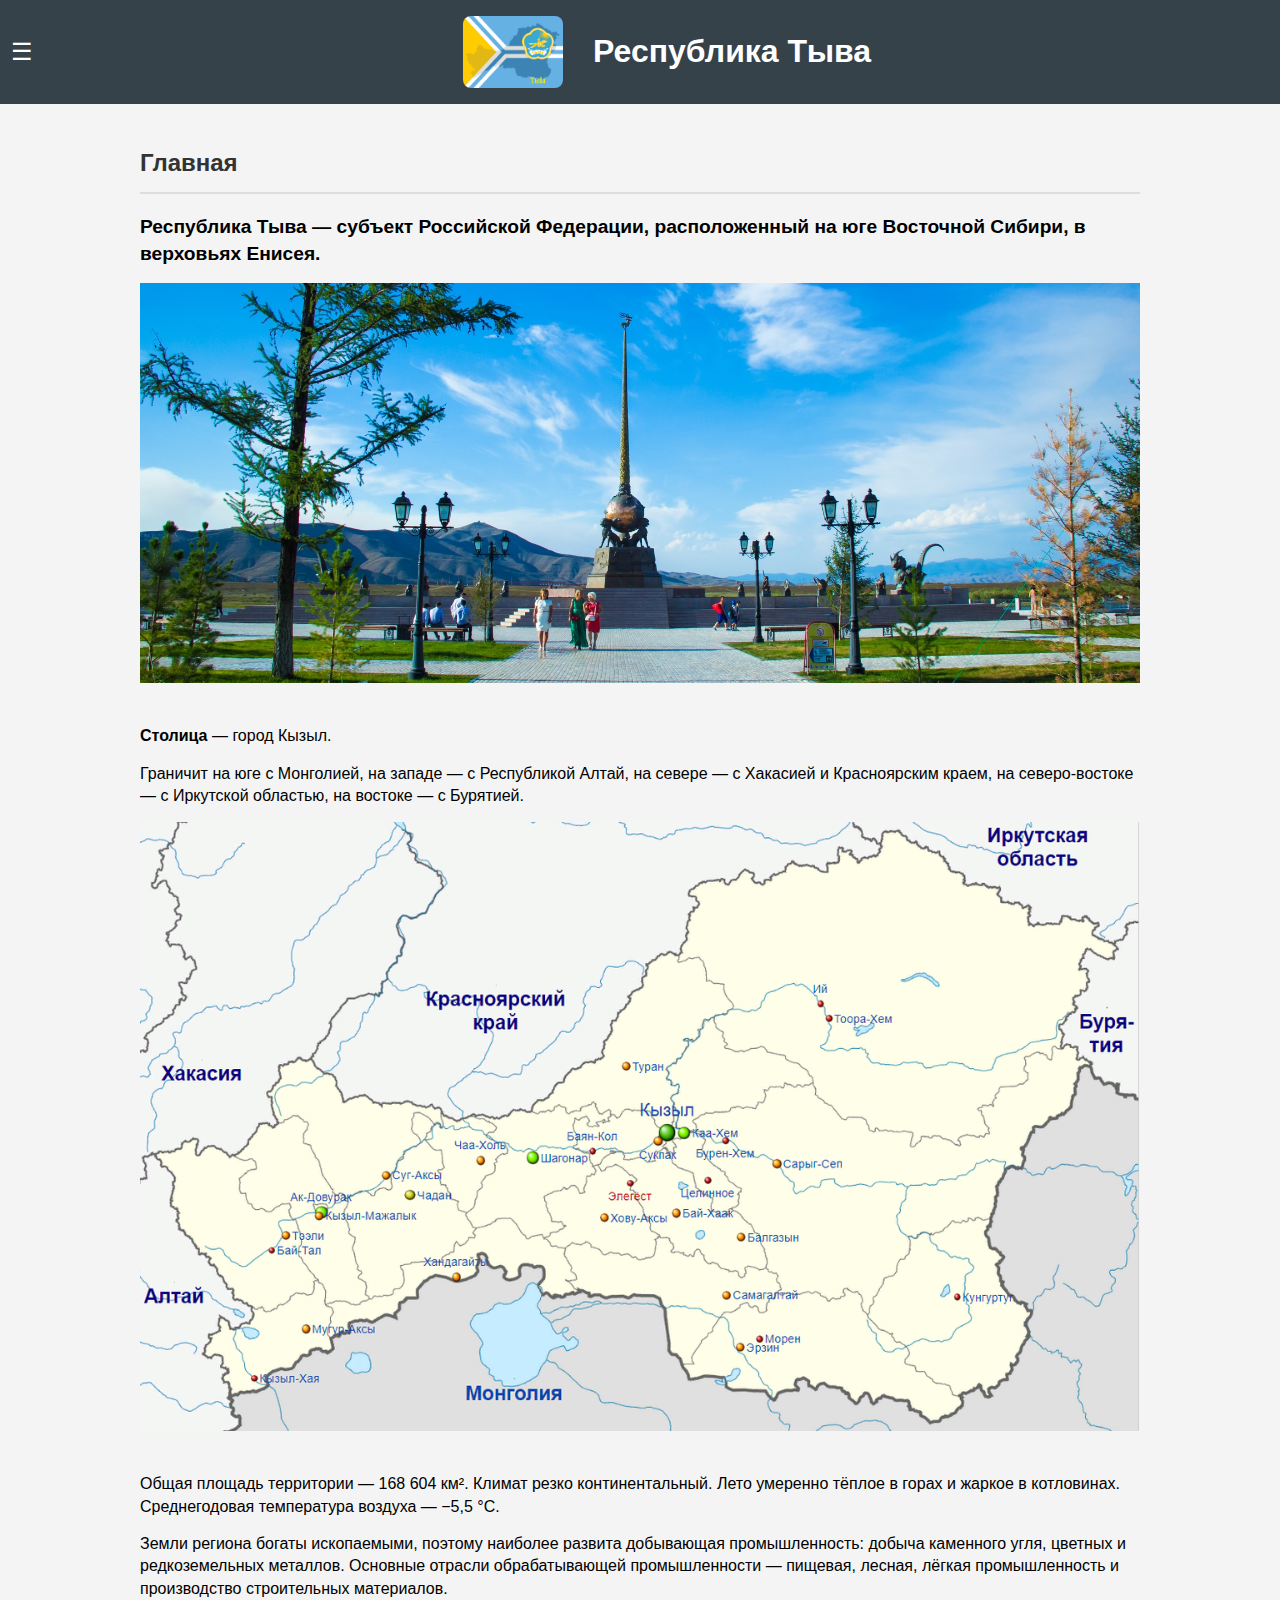
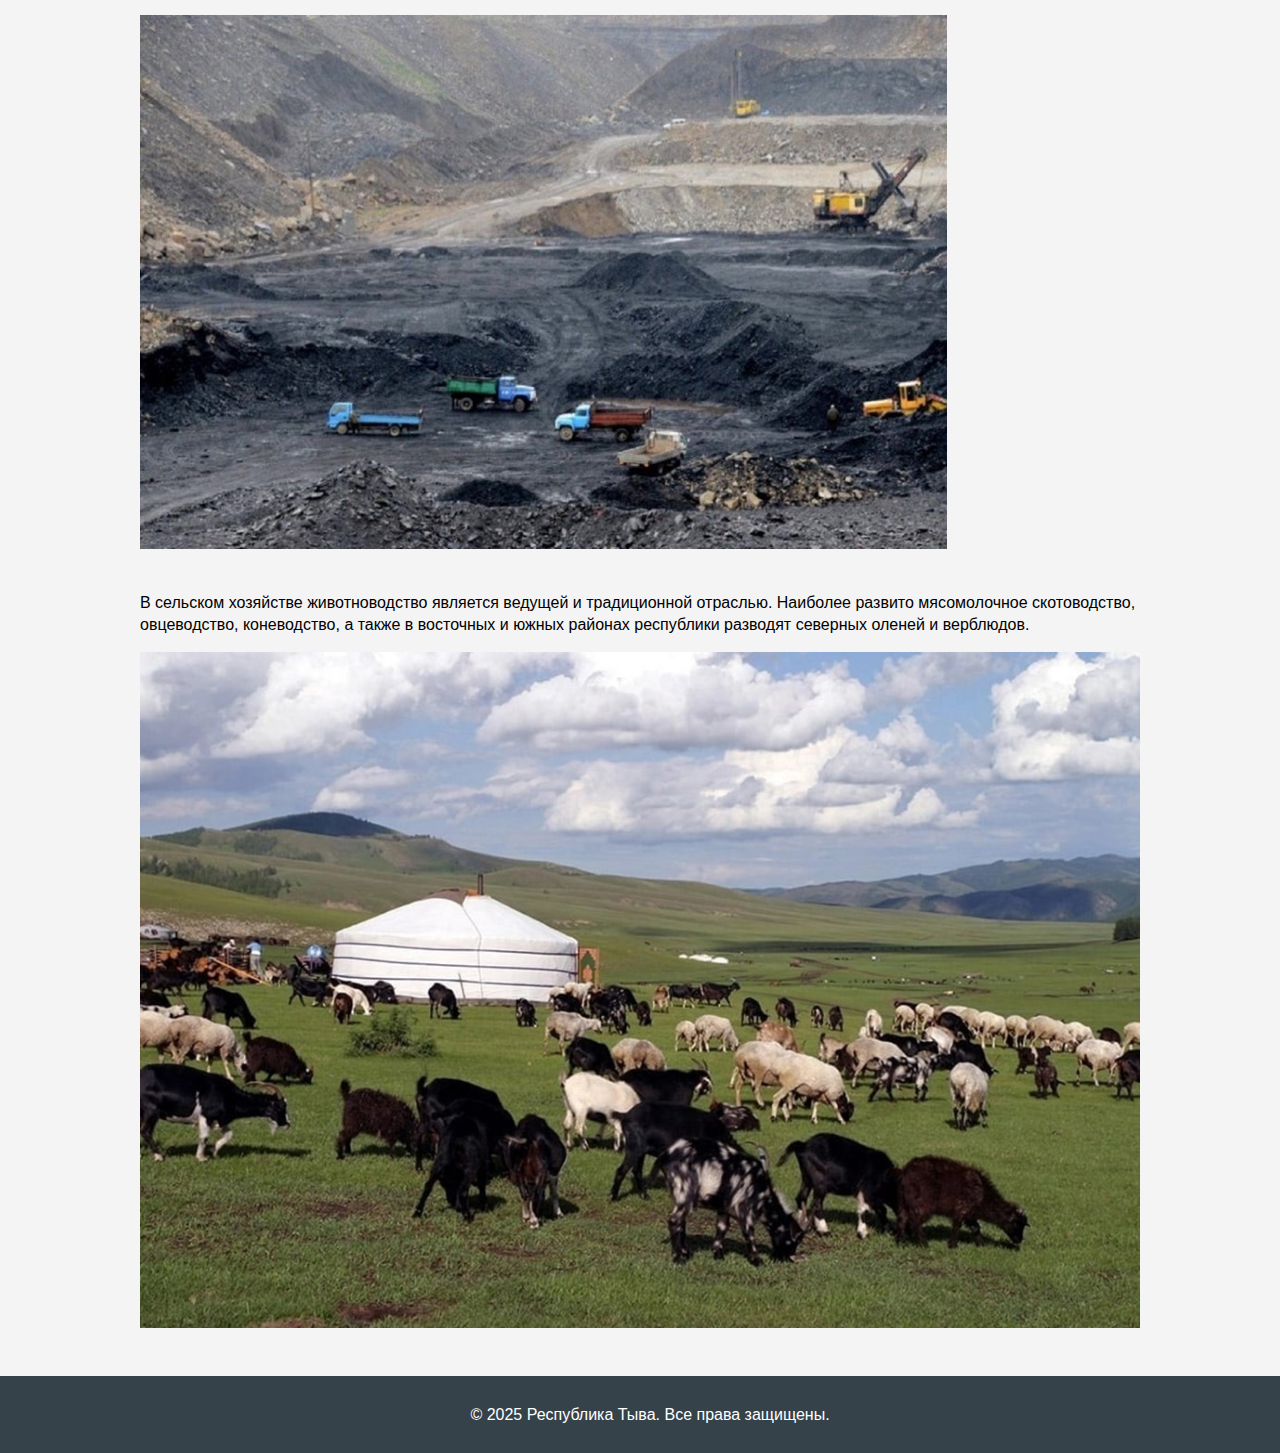
<file: index.html>
<!DOCTYPE html>
<html lang="ru">
<head>
    <meta charset="UTF-8">
    <meta name="viewport" content="width=device-width, initial-scale=1.0">
    <title>Республика Тыва</title>
    <link rel="stylesheet" href="styles.css">
    <style>
        
    </style>
</head>
<body onclick="closeMenu(event)">
    <header>
        <button class="menu-toggle" onclick="toggleMenu(event)">☰</button>
        <div class="logo">
            <img src="images/logo.jpg" alt="Логотип Республика Тыва">
            <h1>Республика Тыва</h1>
        </div>        
    </header>
    
    <nav id="nav">
        <ul>
            <li><a href="index.html" onclick="closeMenu(event)">Главная</a></li>
            <li><a href="history.html" target="_self" onclick="closeMenu(event)">История</a></li>
            <li><a href="culture.html" target="_self" onclick="closeMenu(event)">Культура</a></li>
            <li><a href="symbols.html" target="_self" onclick="closeMenu(event)">Символика, гимн</a></li>
            <li><a href="population.html" target="_self" onclick="closeMenu(event)">Население</a></li>
            <li><a href="administration.html" target="_self" onclick="closeMenu(event)">Административно-территориальное деление</a></li>
            <li><a href="sights.html" target="_self" onclick="closeMenu(event)">Достопримечательности</a></li>
        </ul>
    </nav>

    <main>
        <section id="home">
            <div id="info">
                <div>
                    <h2>Главная</h2>
                    <p class="first"><strong>Республика Тыва — субъект Российской Федерации, расположенный на юге Восточной Сибири, в верховьях Енисея.</strong></p>
                    <img src="images/1.jpg" alt="Республика Тыва" />
                    <p><strong>Столица</strong> — город Кызыл.</p>
                    <p>
                        Граничит на юге с Монголией, на западе — с Республикой Алтай, на севере — с Хакасией и Красноярским краем, на северо-востоке — с Иркутской областью, на востоке — с Бурятией.
                    </p>
                    <img src="images/2.png" alt="Республика Тыва" />
                    <p>
                        Общая площадь территории — 168 604 км². Климат резко континентальный. Лето умеренно тёплое в горах и жаркое в котловинах. Среднегодовая температура воздуха —  −5,5 °C.
                    </p>
                    <p>
                        Земли региона богаты ископаемыми, поэтому наиболее развита добывающая промышленность: добыча каменного угля, цветных и редкоземельных металлов. Основные отрасли обрабатывающей промышленности — пищевая, лесная, лёгкая промышленность и производство строительных материалов.
                    </p>
                    <img src="images/3.jpg" alt="Республика Тыва" />
                    <p>
                        В сельском хозяйстве животноводство является ведущей и традиционной отраслью. Наиболее развито мясомолочное скотоводство, овцеводство, коневодство, а также в восточных и южных районах республики разводят северных оленей и верблюдов.
                    </p>
                    <img src="images/4.jpg" alt="Республика Тыва" />
                </div>
            </div>
        </section>
    </main>

    <footer>
        <p>&copy; 2025 Республика Тыва. Все права защищены.</p>
    </footer>

    <script>
        function toggleMenu(event) {
            event.stopPropagation();
            const nav = document.getElementById('nav');
            nav.classList.toggle('active');
        }

        function closeMenu(event) {
            const nav = document.getElementById('nav');
            if (nav.classList.contains('active')) {
                nav.classList.remove('active');
            }
        }
    </script>
</body>
</html>
</file>
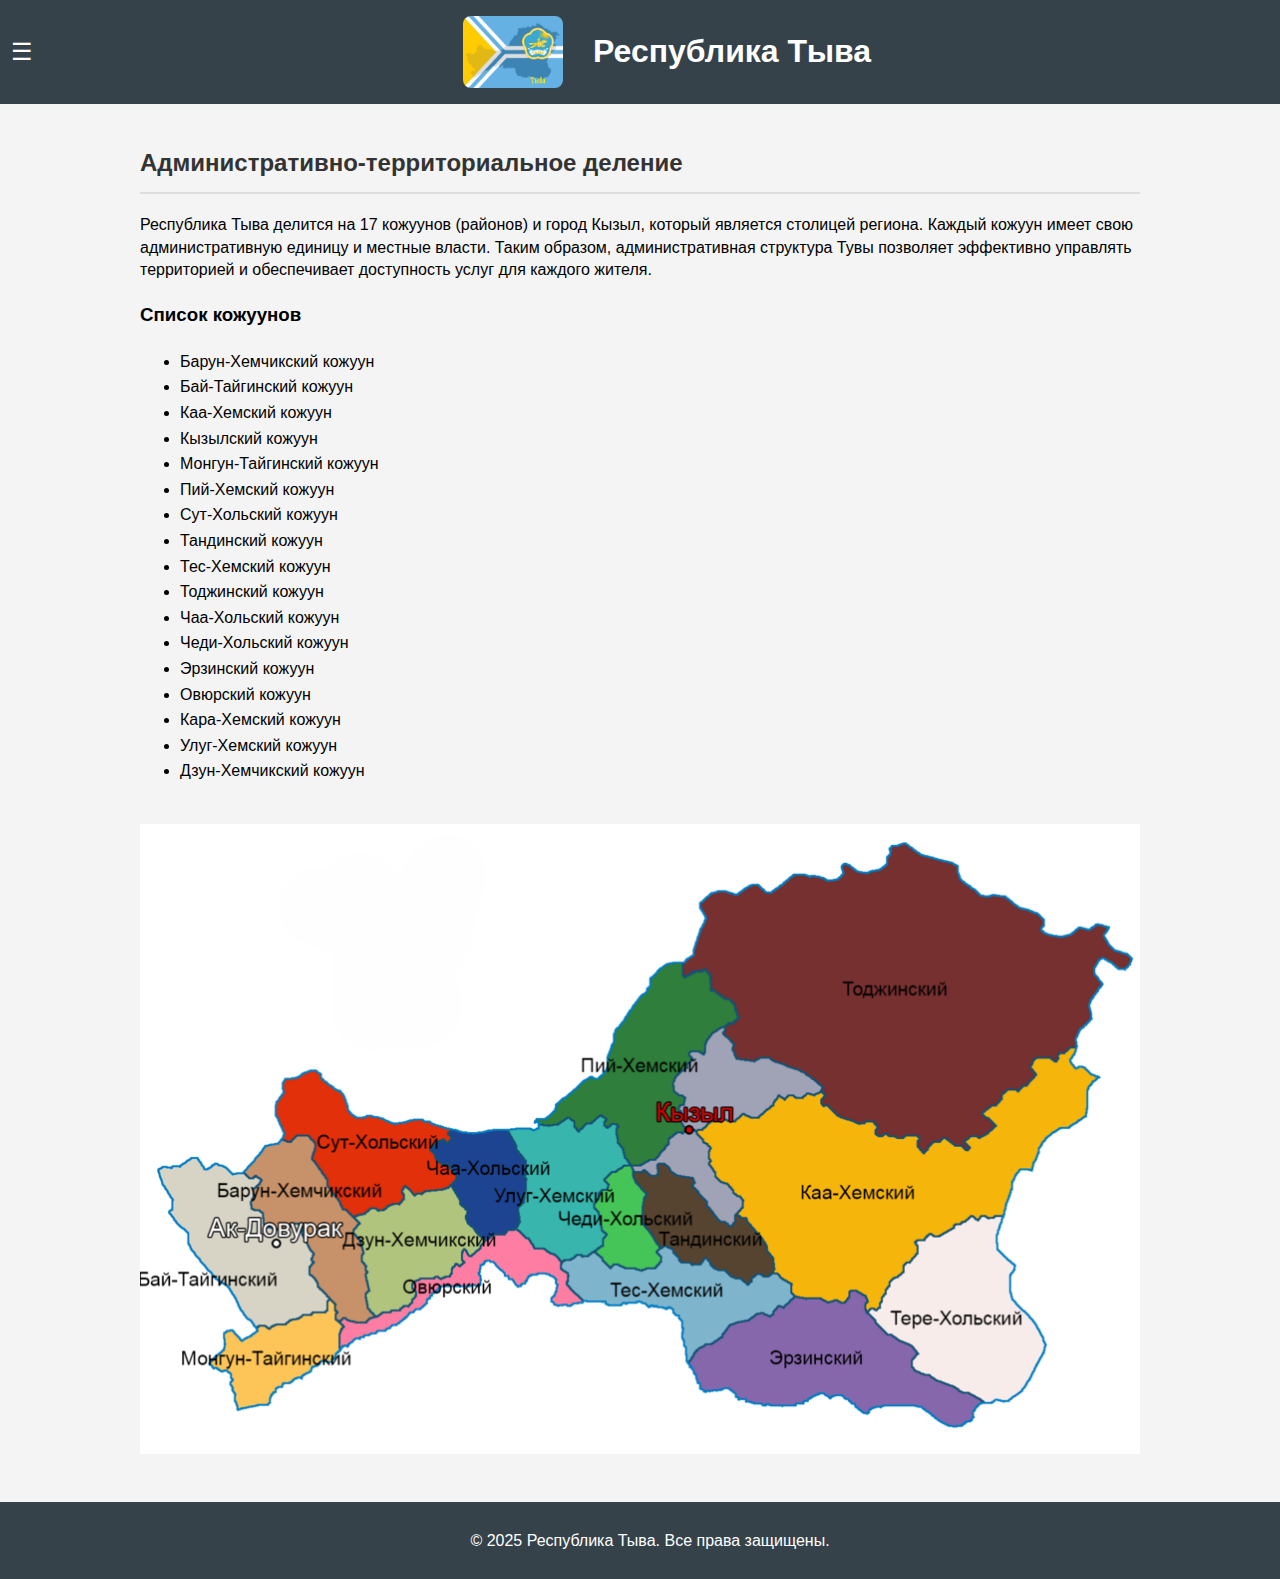
<file: administration.html>
<!DOCTYPE html>
<html lang="ru">
<head>
    <meta charset="UTF-8">
    <meta name="viewport" content="width=device-width, initial-scale=1.0">
    <title>Республика Тыва</title>
    <link rel="stylesheet" href="styles.css">
    <style>
       
    </style>
</head>
<body onclick="closeMenu(event)">
    <header>
        <button class="menu-toggle" onclick="toggleMenu(event)">☰</button>
        <div class="logo">
            <img src="images/logo.jpg" alt="Логотип Республика Тыва">
            <h1>Республика Тыва</h1>
        </div>        
    </header>
    
    <nav id="nav">
        <ul>
            <li><a href="index.html" onclick="closeMenu(event)">Главная</a></li>
            <li><a href="history.html" target="_self" onclick="closeMenu(event)">История</a></li>
            <li><a href="culture.html" target="_self" onclick="closeMenu(event)">Культура</a></li>
            <li><a href="symbols.html" target="_self" onclick="closeMenu(event)">Символика, гимн</a></li>
            <li><a href="population.html" target="_self" onclick="closeMenu(event)">Население</a></li>
            <li><a href="administration.html" target="_self" onclick="closeMenu(event)">Административно-территориальное деление</a></li>
            <li><a href="sights.html" target="_self" onclick="closeMenu(event)">Достопримечательности</a></li>
        </ul>
    </nav>

    <main>
        <section id="home">
            <div id="info">
                <div>
                    <h2>Административно-территориальное деление</h2>
                    <p>Республика Тыва делится на 17 кожуунов (районов) и город Кызыл, который является столицей региона. Каждый кожуун имеет свою административную единицу и местные власти. Таким образом, административная структура Тувы позволяет эффективно управлять территорией и обеспечивает доступность услуг для каждого жителя.</p>

                    <h3>Список кожуунов</h3>
                    <ul>
                        <li>Барун-Хемчикский кожуун</li>
                        <li>Бай-Тайгинский кожуун</li>
                        <li>Каа-Хемский кожуун</li>
                        <li>Кызылский кожуун</li>
                        <li>Монгун-Тайгинский кожуун</li>
                        <li>Пий-Хемский кожуун</li>
                        <li>Сут-Хольский кожуун</li>
                        <li>Тандинский кожуун</li>
                        <li>Тес-Хемский кожуун</li>
                        <li>Тоджинский кожуун</li>
                        <li>Чаа-Хольский кожуун</li>
                        <li>Чеди-Хольский кожуун</li>
                        <li>Эрзинский кожуун</li>
                        <li>Овюрский кожуун</li>
                        <li>Кара-Хемский кожуун</li>
                        <li>Улуг-Хемский кожуун</li>
                        <li>Дзун-Хемчикский кожуун</li>
                    </ul>
                    <div style="margin-bottom: 40px;"></div>
                    <img src="images/12.png" alt="Республика Тыва" />
                </div>
            </div>
        </section>
    </main>

    <footer>
        <p>&copy; 2025 Республика Тыва. Все права защищены.</p>
    </footer>

    <script>
        function toggleMenu(event) {
            event.stopPropagation();
            const nav = document.getElementById('nav');
            nav.classList.toggle('active');
        }

        function closeMenu(event) {
            const nav = document.getElementById('nav');
            if (nav.classList.contains('active')) {
                nav.classList.remove('active');
            }
        }
    </script>
</body>
</html>
</file>
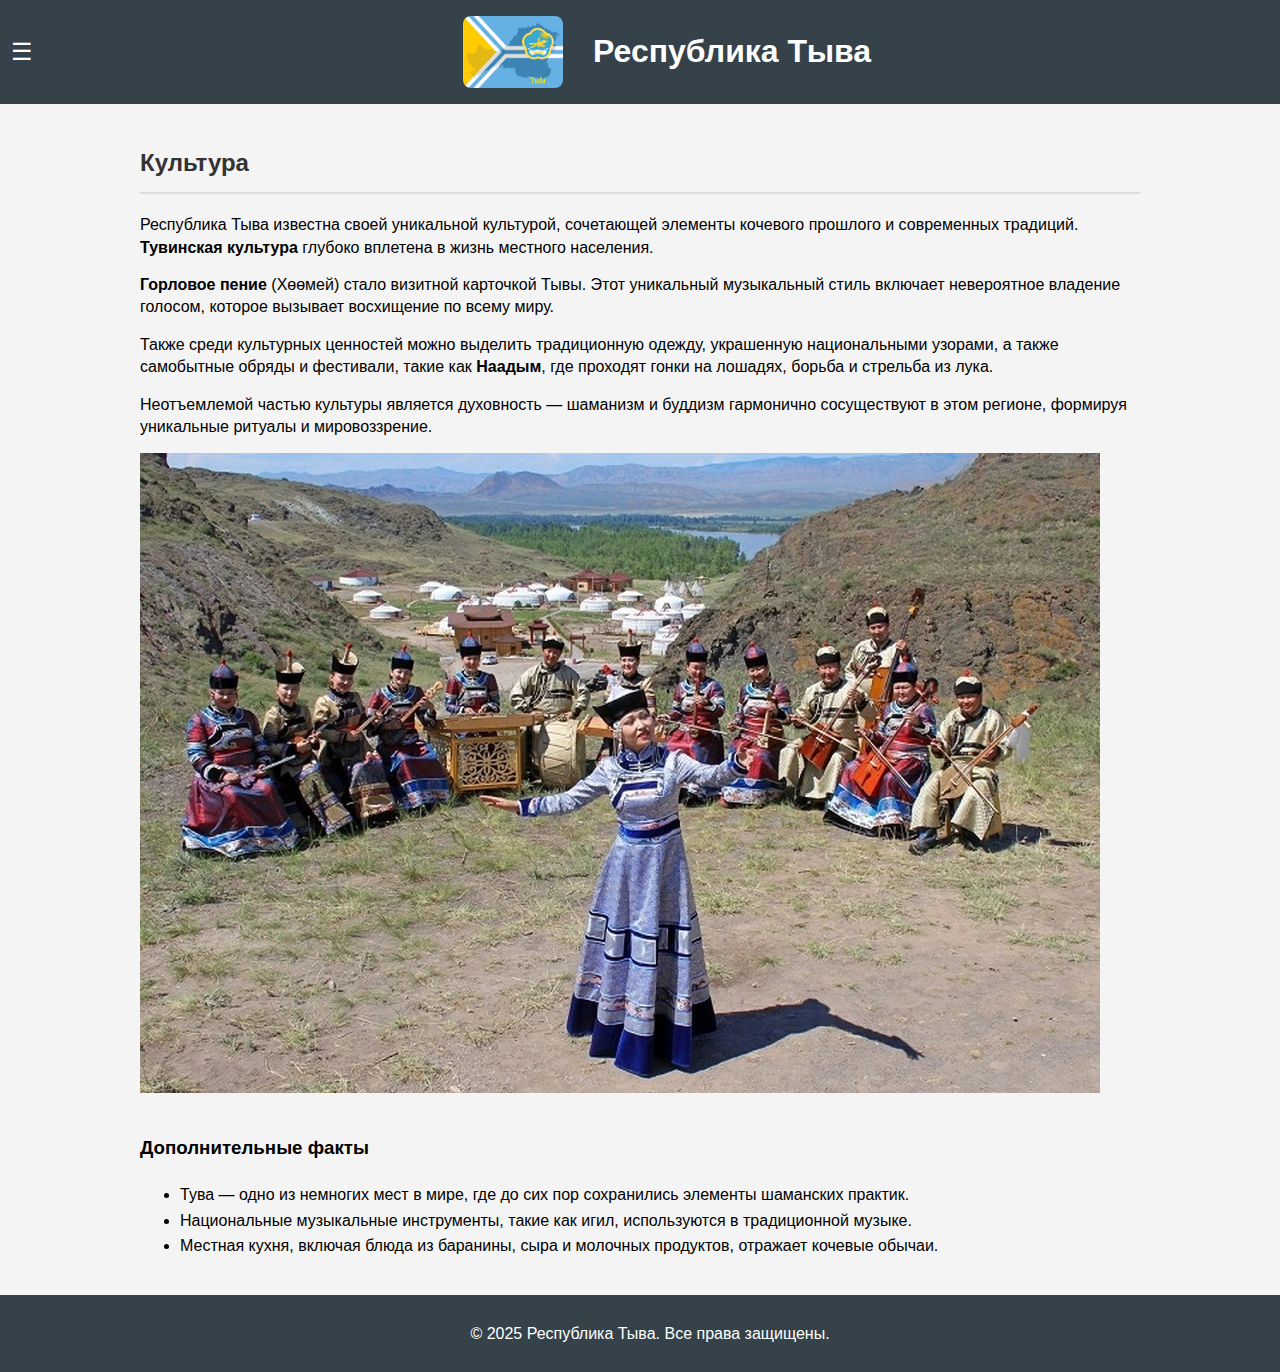
<file: culture.html>
<!DOCTYPE html>
<html lang="ru">
<head>
    <meta charset="UTF-8">
    <meta name="viewport" content="width=device-width, initial-scale=1.0">
    <title>Республика Тыва</title>
    <link rel="stylesheet" href="styles.css">
    <style>
        
    </style>
</head>
<body onclick="closeMenu(event)">
    <header>
        <button class="menu-toggle" onclick="toggleMenu(event)">☰</button>
        <div class="logo">
            <img src="images/logo.jpg" alt="Логотип Республика Тыва">
            <h1>Республика Тыва</h1>
        </div>        
    </header>
    
    <nav id="nav">
        <ul>
            <li><a href="index.html" onclick="closeMenu(event)">Главная</a></li>
            <li><a href="history.html" target="_self" onclick="closeMenu(event)">История</a></li>
            <li><a href="culture.html" target="_self" onclick="closeMenu(event)">Культура</a></li>
            <li><a href="symbols.html" target="_self" onclick="closeMenu(event)">Символика, гимн</a></li>
            <li><a href="population.html" target="_self" onclick="closeMenu(event)">Население</a></li>
            <li><a href="administration.html" target="_self" onclick="closeMenu(event)">Административно-территориальное деление</a></li>
            <li><a href="sights.html" target="_self" onclick="closeMenu(event)">Достопримечательности</a></li>
        </ul>
    </nav>

    <main>
        <section id="culture">
            <div id="info">

                <div>
                    <h2>Культура</h2>
                    <p>Республика Тыва известна своей уникальной культурой, сочетающей элементы кочевого прошлого и современных традиций. <strong>Тувинская культура</strong> глубоко вплетена в жизнь местного населения.</p>
                    
                    <p><strong>Горловое пение</strong> (Хөөмей) стало визитной карточкой Тывы. Этот уникальный музыкальный стиль включает невероятное владение голосом, которое вызывает восхищение по всему миру.</p>
                    
                    <p>Также среди культурных ценностей можно выделить традиционную одежду, украшенную национальными узорами, а также самобытные обряды и фестивали, такие как <strong>Наадым</strong>, где проходят гонки на лошадях, борьба и стрельба из лука.</p>
                    
                    <p>Неотъемлемой частью культуры является духовность — шаманизм и буддизм гармонично сосуществуют в этом регионе, формируя уникальные ритуалы и мировоззрение.</p>
                </div>
                <img src="images/80.jpg" alt="Культура Тывы">
            </div>
            
            <div style="margin-top: 20px;">
                <h3>Дополнительные факты</h3>
                <ul>
                    <li>Тува — одно из немногих мест в мире, где до сих пор сохранились элементы шаманских практик.</li>
                    <li>Национальные музыкальные инструменты, такие как игил, используются в традиционной музыке.</li>
                    <li>Местная кухня, включая блюда из баранины, сыра и молочных продуктов, отражает кочевые обычаи.</li>
                </ul>
            </div>
        </section>
    </main>

    <footer>
        <p>&copy; 2025 Республика Тыва. Все права защищены.</p>
    </footer>

    <script>
        function toggleMenu(event) {
            event.stopPropagation();
            const nav = document.getElementById('nav');
            nav.classList.toggle('active');
        }

        function closeMenu(event) {
            const nav = document.getElementById('nav');
            if (nav.classList.contains('active')) {
                nav.classList.remove('active');
            }
        }
    </script>
</body>
</html>
</file>
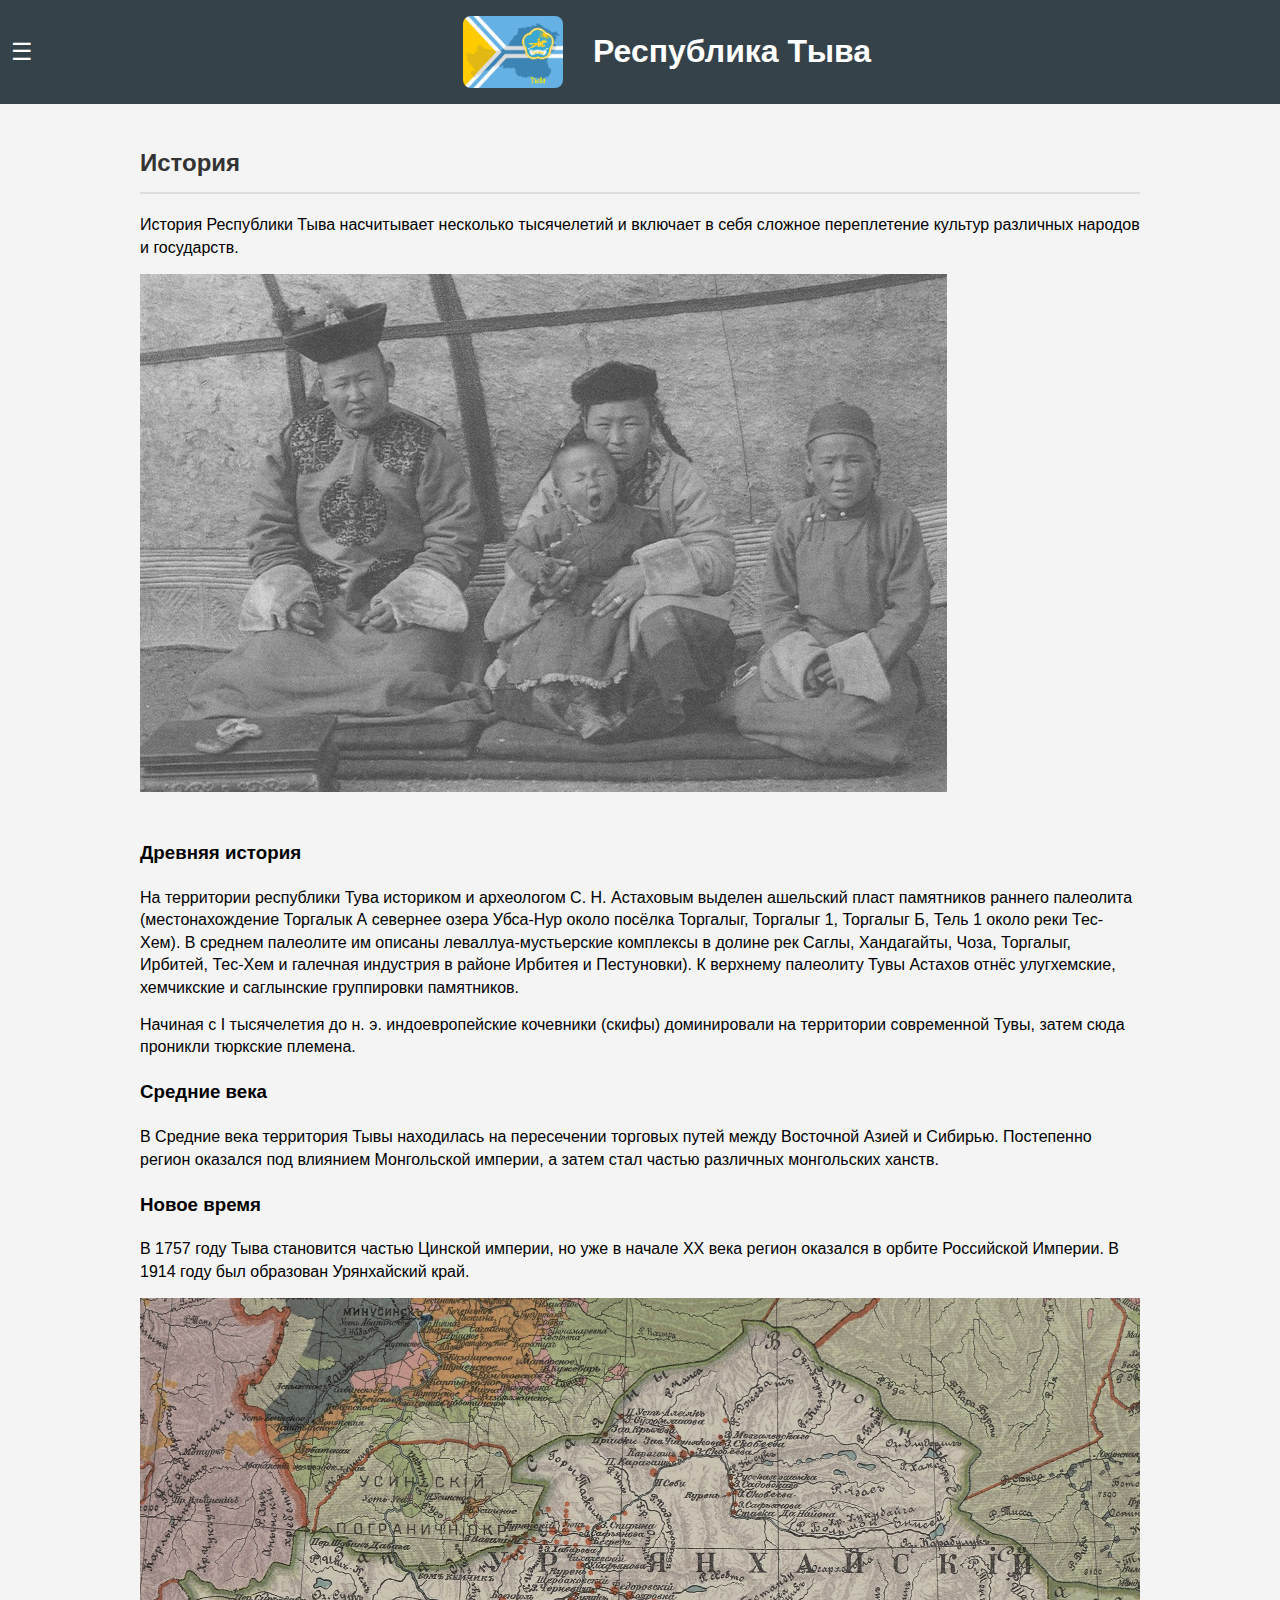
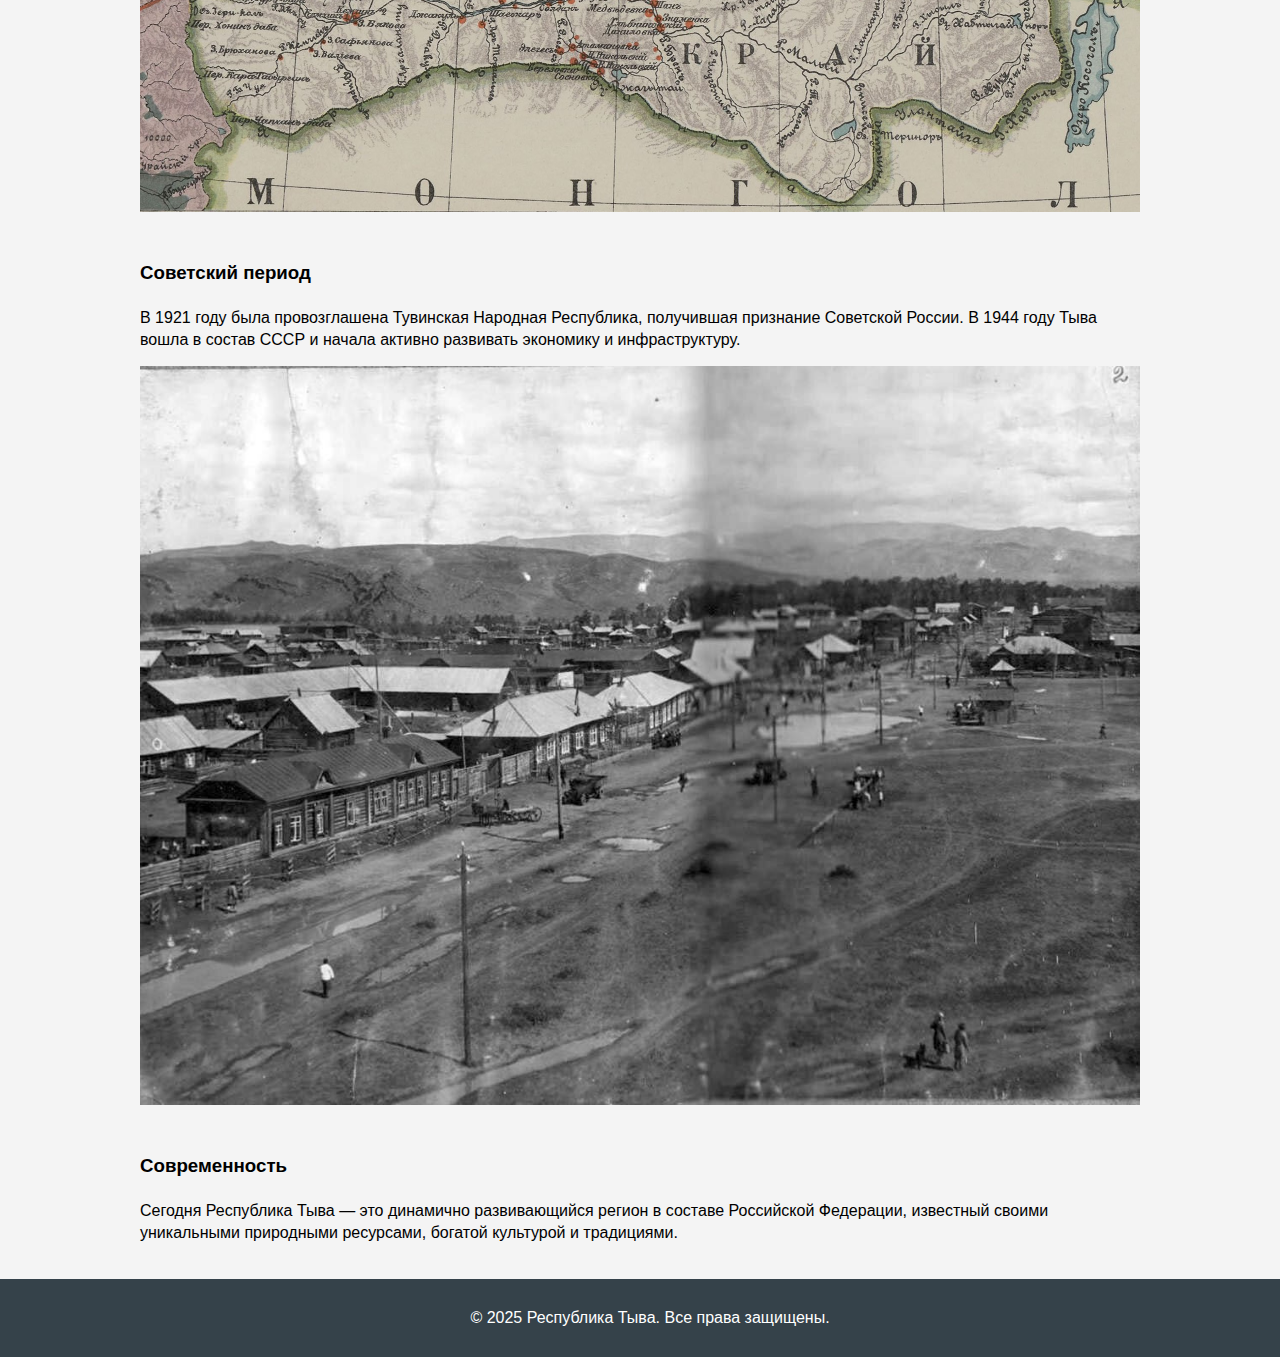
<file: history.html>
<!DOCTYPE html>
<html lang="ru">
<head>
    <meta charset="UTF-8">
    <meta name="viewport" content="width=device-width, initial-scale=1.0">
    <title>Республика Тыва</title>
    <link rel="stylesheet" href="styles.css">
    <style>
       
    </style>
</head>
<body onclick="closeMenu(event)">
    <header>
        <button class="menu-toggle" onclick="toggleMenu(event)">☰</button>
        <div class="logo">
            <img src="images/logo.jpg" alt="Логотип Республика Тыва">
            <h1>Республика Тыва</h1>
        </div>        
    </header>
    
    <nav id="nav">
        <ul>
            <li><a href="index.html" onclick="closeMenu(event)">Главная</a></li>
            <li><a href="history.html" target="_self" onclick="closeMenu(event)">История</a></li>
            <li><a href="culture.html" target="_self" onclick="closeMenu(event)">Культура</a></li>
            <li><a href="symbols.html" target="_self" onclick="closeMenu(event)">Символика, гимн</a></li>
            <li><a href="population.html" target="_self" onclick="closeMenu(event)">Население</a></li>
            <li><a href="administration.html" target="_self" onclick="closeMenu(event)">Административно-территориальное деление</a></li>
            <li><a href="sights.html" target="_self" onclick="closeMenu(event)">Достопримечательности</a></li>
        </ul>
    </nav>

    <main>
        <section id="home">
            <div id="info">
                <div>
                    <h2>История</h2>
        <p>История Республики Тыва насчитывает несколько тысячелетий и включает в себя сложное переплетение культур различных народов и государств.</p>
        <img src="images/5.jpg" alt="Республика Тыва" />
        
        <section>
            <h3>Древняя история</h3>
            <p>На территории республики Тува историком и археологом С. Н. Астаховым выделен ашельский пласт памятников раннего палеолита (местонахождение Торгалык А севернее озера Убса-Нур около посёлка Торгалыг, Торгалыг 1, Торгалыг Б, Тель 1 около реки Тес-Хем). В среднем палеолите им описаны леваллуа-мустьерские комплексы в долине рек Саглы, Хандагайты, Чоза, Торгалыг, Ирбитей, Тес-Хем и галечная индустрия в районе Ирбитея и Пестуновки). К верхнему палеолиту Тувы Астахов отнёс улугхемские, хемчикские и саглынские группировки памятников.

                <p>Начиная с I тысячелетия до н. э. индоевропейские кочевники (скифы) доминировали на территории современной Тувы, затем сюда проникли тюркские племена.</p></p>
        </section>

        <section>
            <h3>Средние века</h3>
            <p>В Средние века территория Тывы находилась на пересечении торговых путей между Восточной Азией и Сибирью. Постепенно регион оказался под влиянием Монгольской империи, а затем стал частью различных монгольских ханств.</p>
        </section>

        <section>
            <h3>Новое время</h3>
            <p>В 1757 году Тыва становится частью Цинской империи, но уже в начале XX века регион оказался в орбите Российской Империи. В 1914 году был образован Урянхайский край.</p>
            <img src="images/6.jpg" alt="Республика Тыва" />
        </section>

        <section>
            <h3>Советский период</h3>
            <p>В 1921 году была провозглашена Тувинская Народная Республика, получившая признание Советской России. В 1944 году Тыва вошла в состав СССР и начала активно развивать экономику и инфраструктуру.</p>
            <img src="images/7.jfif" alt="Республика Тыва" />
        </section>

        <section>
            <h3>Современность</h3>
            <p>Сегодня Республика Тыва — это динамично развивающийся регион в составе Российской Федерации, известный своими уникальными природными ресурсами, богатой культурой и традициями.</p>
        </section>
                </div>
            </div>
        </section>
    </main>

    <footer>
        <p>&copy; 2025 Республика Тыва. Все права защищены.</p>
    </footer>

    <script>
        function toggleMenu(event) {
            event.stopPropagation();
            const nav = document.getElementById('nav');
            nav.classList.toggle('active');
        }

        function closeMenu(event) {
            const nav = document.getElementById('nav');
            if (nav.classList.contains('active')) {
                nav.classList.remove('active');
            }
        }
    </script>
</body>
</html>
</file>
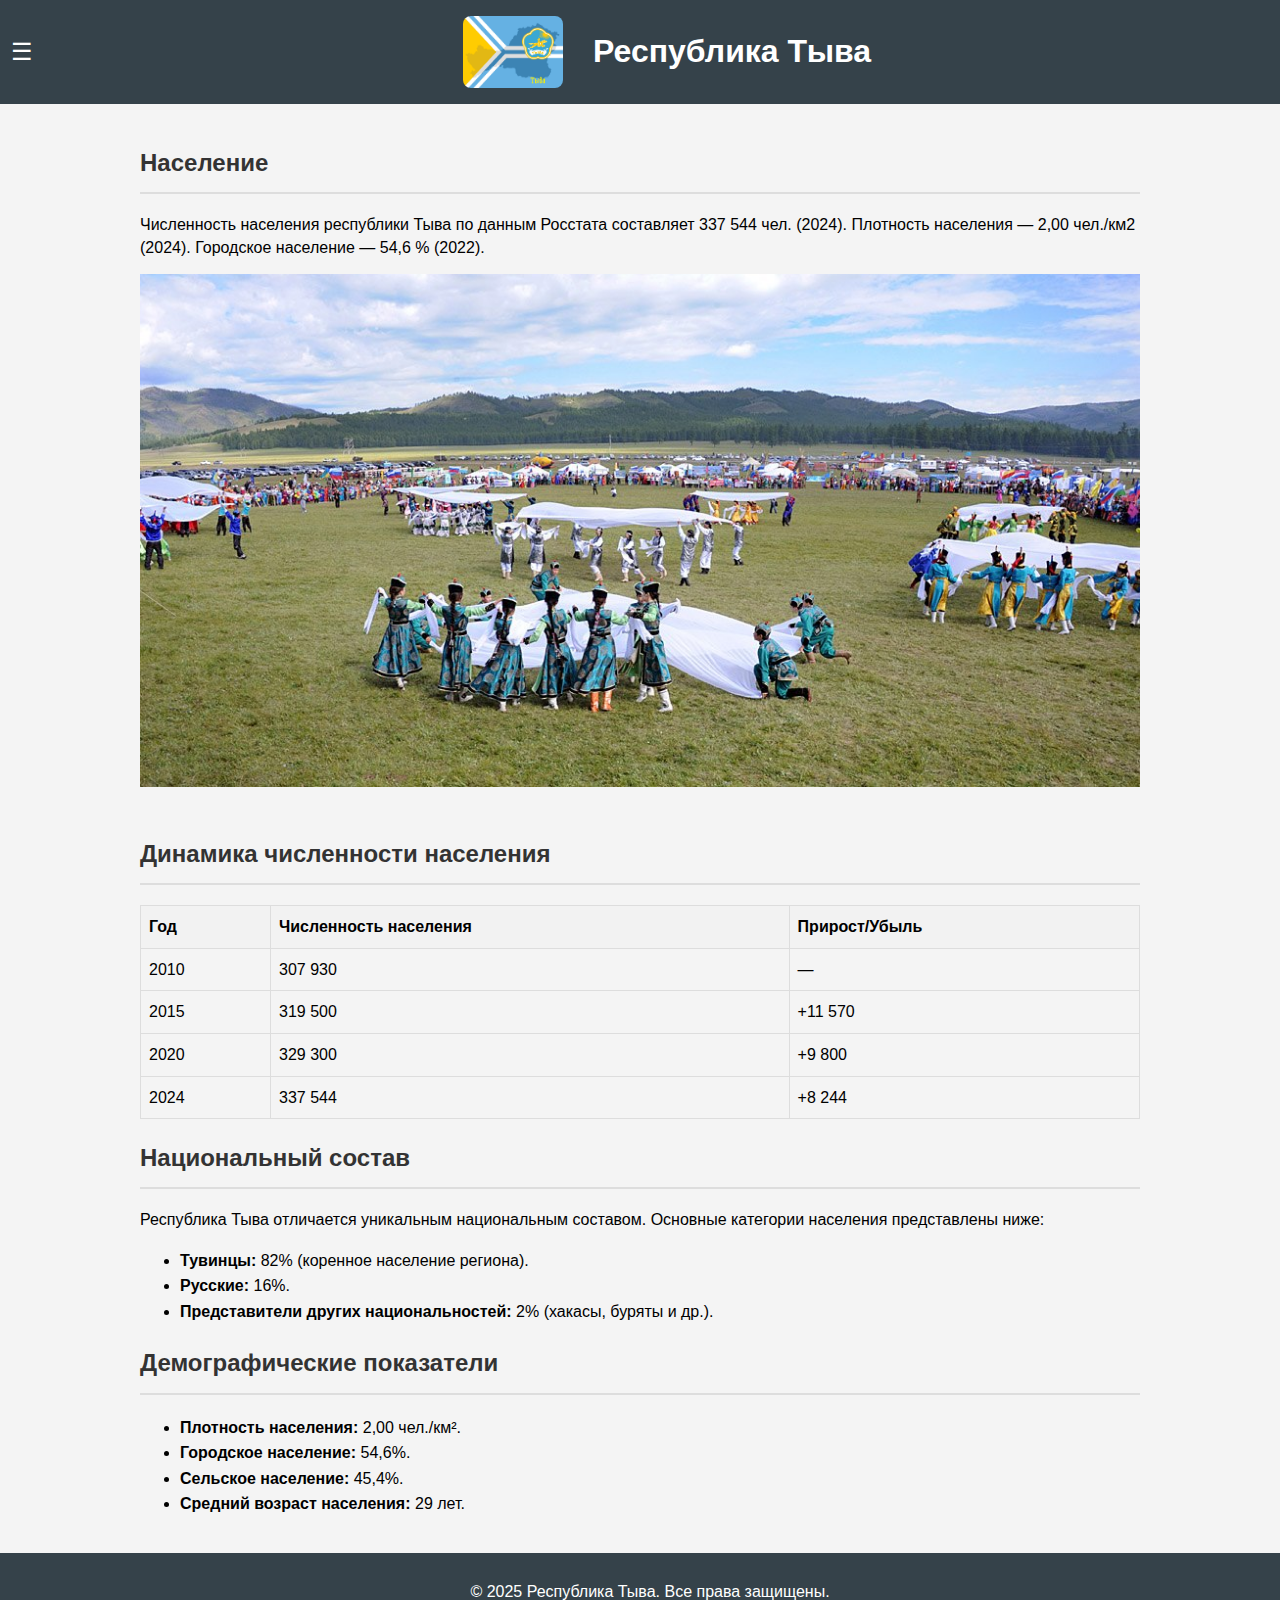
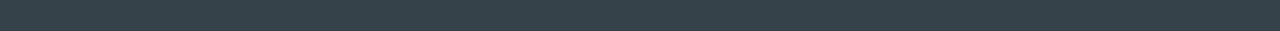
<file: population.html>
<!DOCTYPE html>
<html lang="ru">
<head>
    <meta charset="UTF-8">
    <meta name="viewport" content="width=device-width, initial-scale=1.0">
    <title>Республика Тыва</title>
    <link rel="stylesheet" href="styles.css">
    <style>
        .table-demography {
            margin-top: 20px;
            border-collapse: collapse;
            width: 100%;
        }

        .table-demography th, .table-demography td {
            border: 1px solid #ddd;
            padding: 8px;
            text-align: left;
        }

        .table-demography th {
            background-color: #f2f2f2;
            font-weight: bold;
        }
    </style>
</head>
<body onclick="closeMenu(event)">
    <header>
        <button class="menu-toggle" onclick="toggleMenu(event)">☰</button>
        <div class="logo">
            <img src="images/logo.jpg" alt="Логотип Республика Тыва">
            <h1>Республика Тыва</h1>
        </div>        
    </header>
    
    <nav id="nav">
        <ul>
            <li><a href="index.html" onclick="closeMenu(event)">Главная</a></li>
            <li><a href="history.html" target="_self" onclick="closeMenu(event)">История</a></li>
            <li><a href="culture.html" target="_self" onclick="closeMenu(event)">Культура</a></li>
            <li><a href="symbols.html" target="_self" onclick="closeMenu(event)">Символика, гимн</a></li>
            <li><a href="population.html" target="_self" onclick="closeMenu(event)">Население</a></li>
            <li><a href="administration.html" target="_self" onclick="closeMenu(event)">Административно-территориальное деление</a></li>
            <li><a href="sights.html" target="_self" onclick="closeMenu(event)">Достопримечательности</a></li>
        </ul>
    </nav>

    <main>
        <section id="home">
            <div id="info">
                <div>
                    <h2>Население</h2>
        <p>Численность населения республики Тыва по данным Росстата составляет 337 544 чел. (2024). Плотность населения — 2,00 чел./км2 (2024). Городское население — 54,6 % (2022).</p>
        <img src="images/11.jpg" alt="Республика Тыва" />
        
        <h2>Динамика численности населения</h2>
            <table class="table-demography">
                <thead>
                    <tr>
                        <th>Год</th>
                        <th>Численность населения</th>
                        <th>Прирост/Убыль</th>
                    </tr>
                </thead>
                <tbody>
                    <tr>
                        <td>2010</td>
                        <td>307 930</td>
                        <td>—</td>
                    </tr>
                    <tr>
                        <td>2015</td>
                        <td>319 500</td>
                        <td>+11 570</td>
                    </tr>
                    <tr>
                        <td>2020</td>
                        <td>329 300</td>
                        <td>+9 800</td>
                    </tr>
                    <tr>
                        <td>2024</td>
                        <td>337 544</td>
                        <td>+8 244</td>
                    </tr>
                </tbody>
            </table>

            <h2>Национальный состав</h2>
            <p>Республика Тыва отличается уникальным национальным составом. Основные категории населения представлены ниже:</p>
            <ul>
                <li><strong>Тувинцы:</strong> 82% (коренное население региона).</li>
                <li><strong>Русские:</strong> 16%.</li>
                <li><strong>Представители других национальностей:</strong> 2% (хакасы, буряты и др.).</li>
            </ul>

            <h2>Демографические показатели</h2>
            <ul>
                <li><strong>Плотность населения:</strong> 2,00 чел./км².</li>
                <li><strong>Городское население:</strong> 54,6%.</li>
                <li><strong>Сельское население:</strong> 45,4%.</li>
                <li><strong>Средний возраст населения:</strong> 29 лет.</li>
            </ul>

                </div>
            </div>
        </section>
    </main>

    <footer>
        <p>&copy; 2025 Республика Тыва. Все права защищены.</p>
    </footer>

    <script>
        function toggleMenu(event) {
            event.stopPropagation();
            const nav = document.getElementById('nav');
            nav.classList.toggle('active');
        }

        function closeMenu(event) {
            const nav = document.getElementById('nav');
            if (nav.classList.contains('active')) {
                nav.classList.remove('active');
            }
        }
    </script>
</body>
</html>
</file>
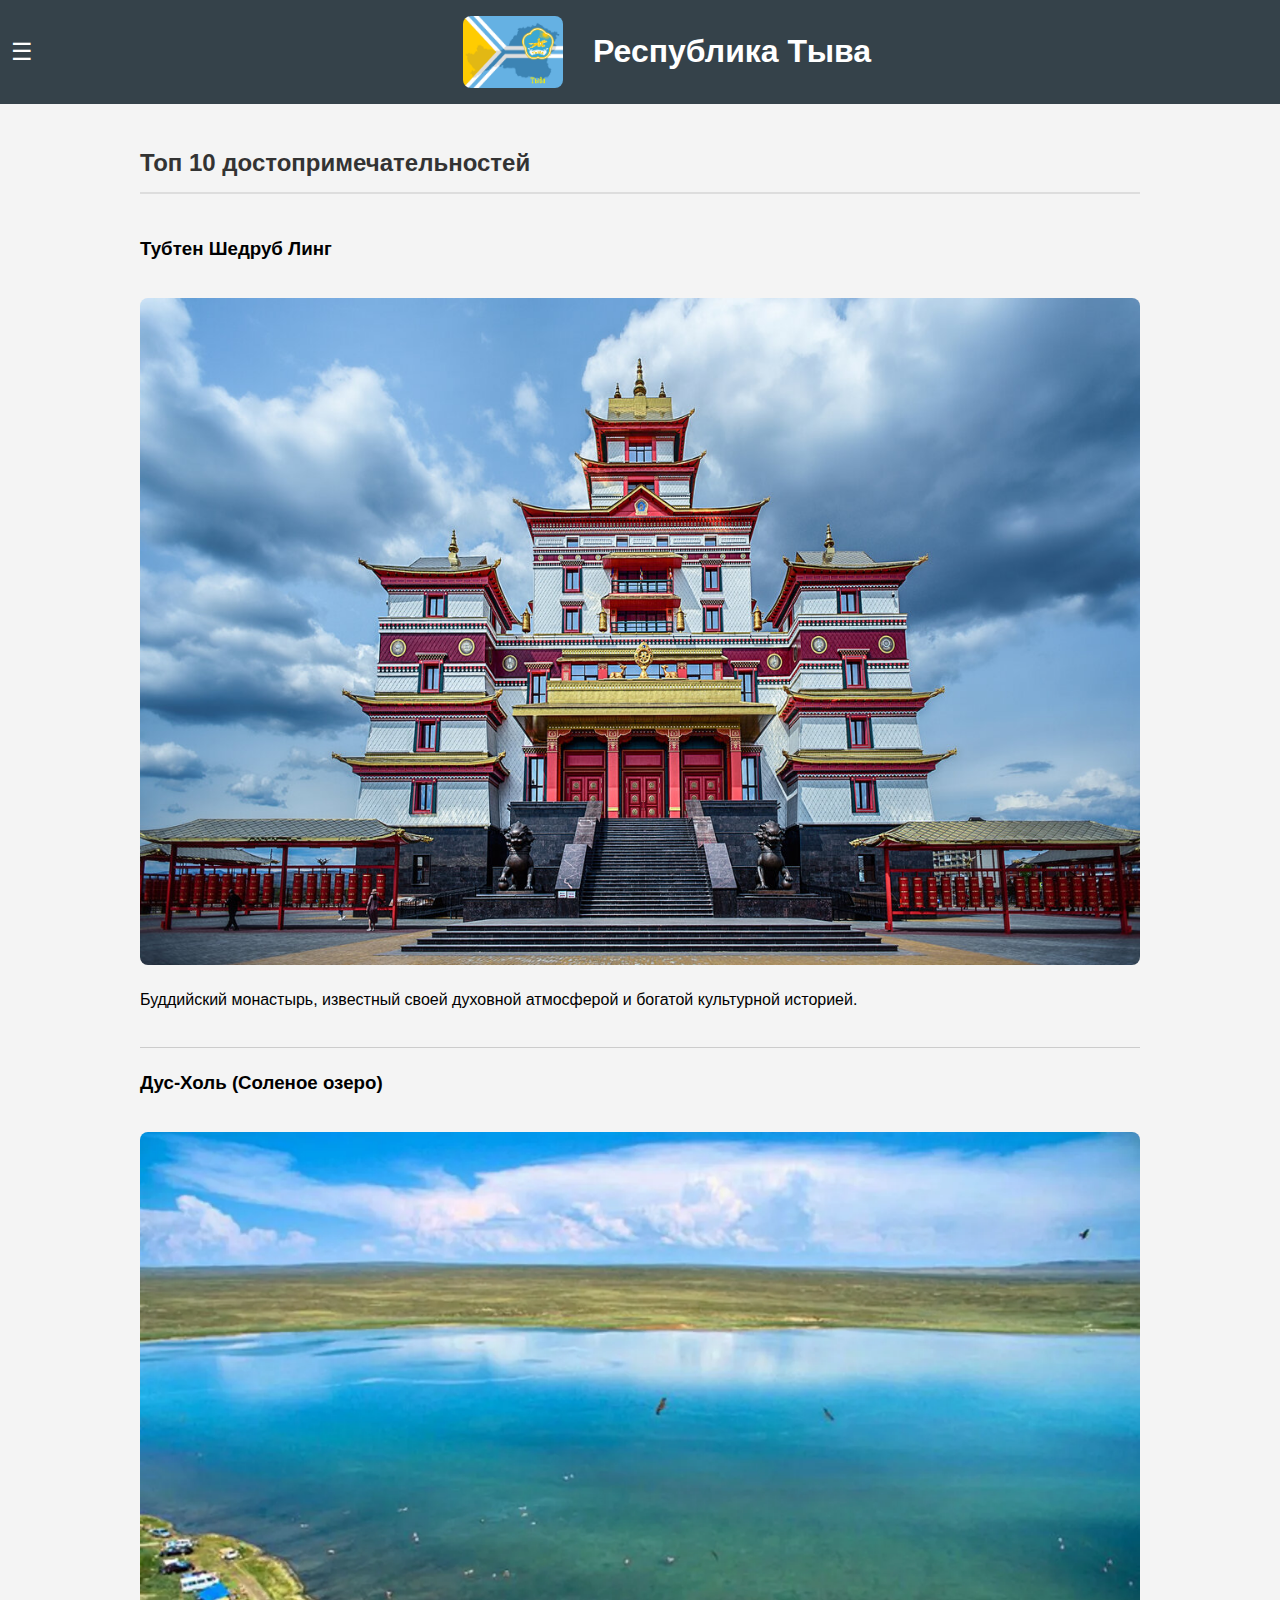
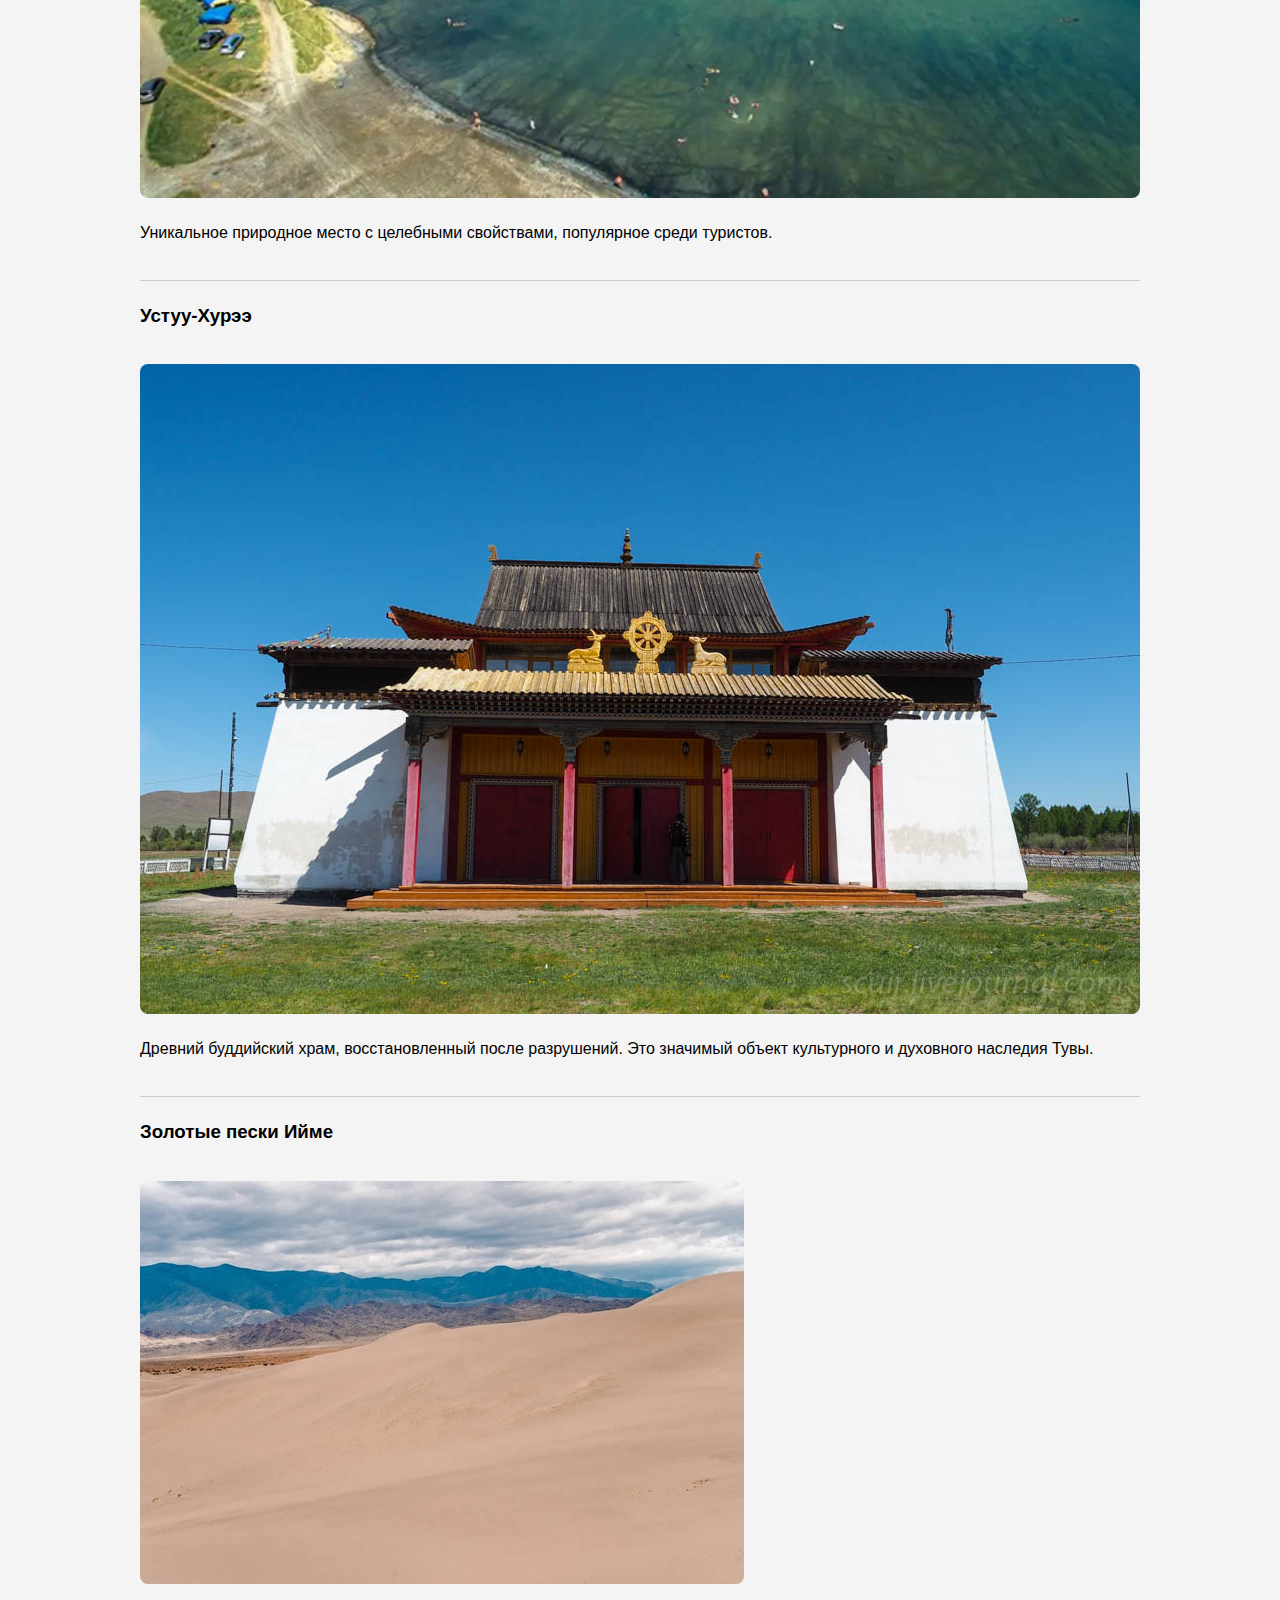
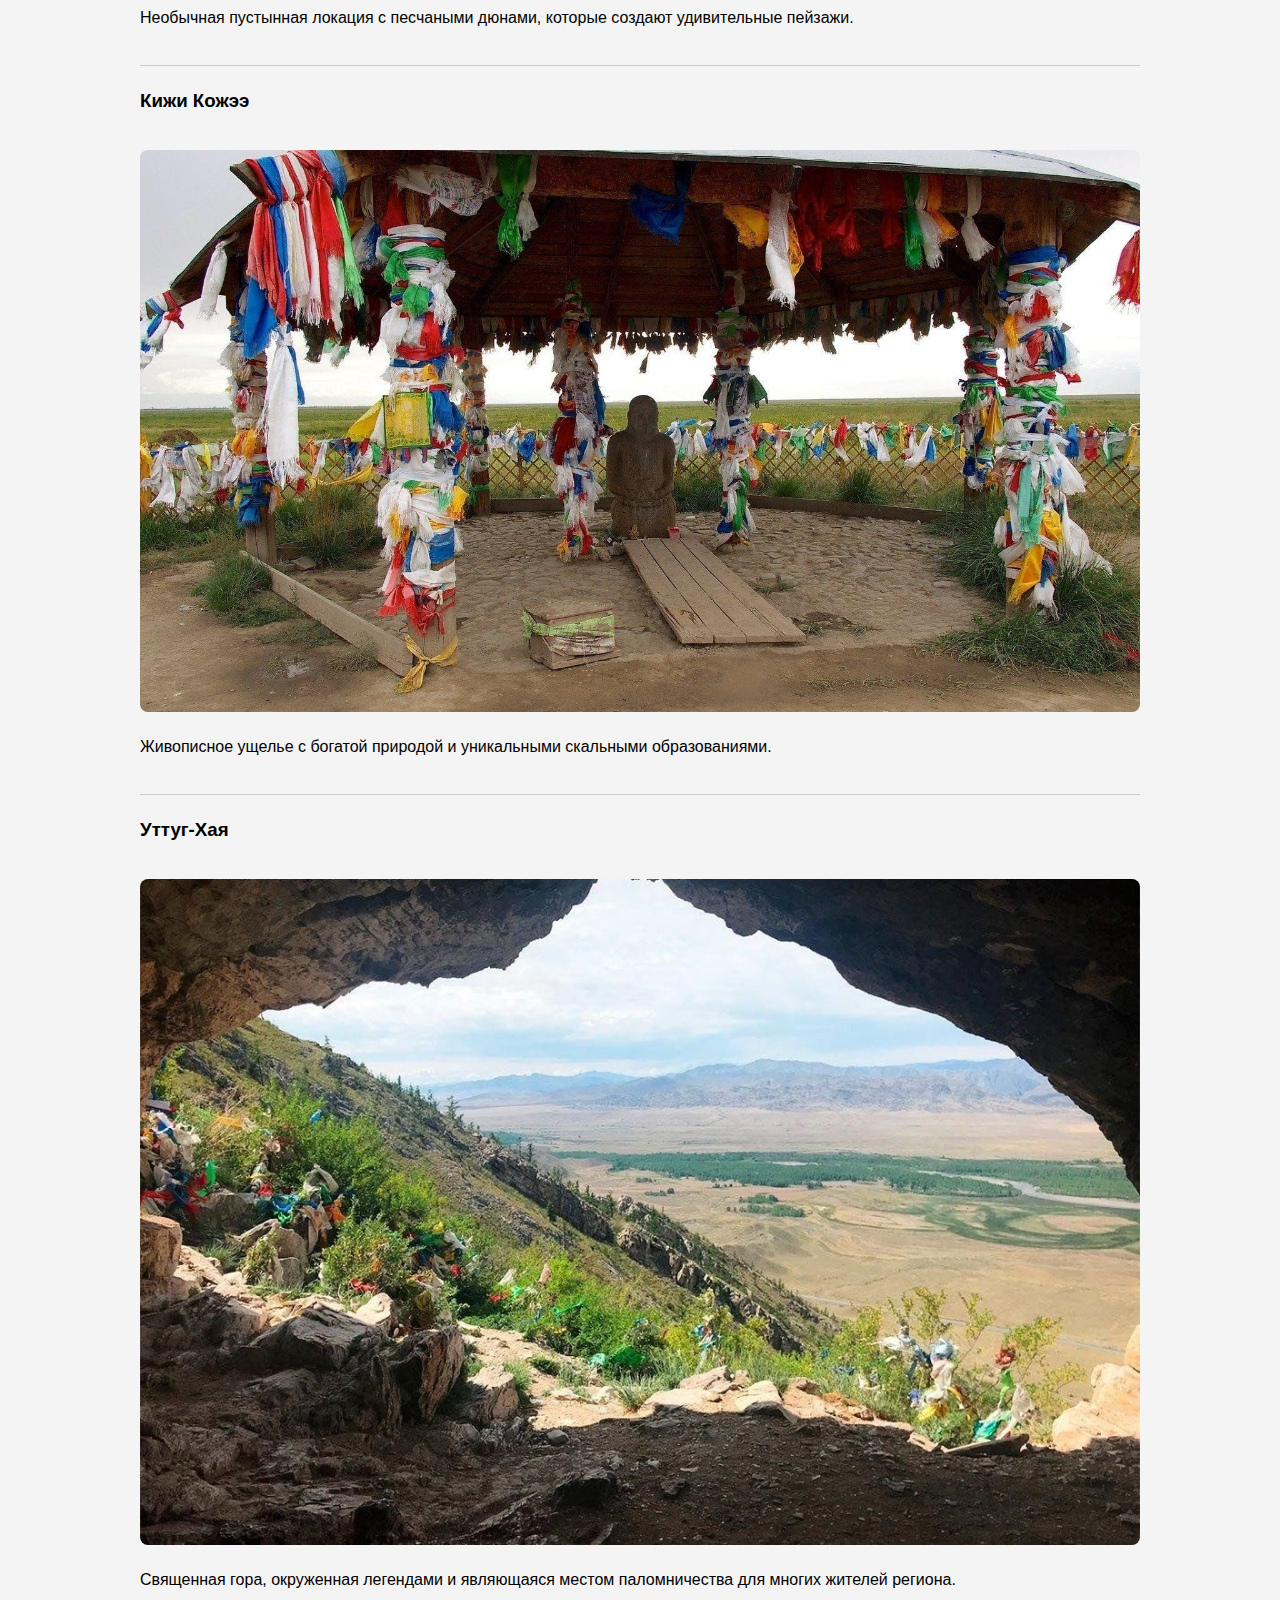
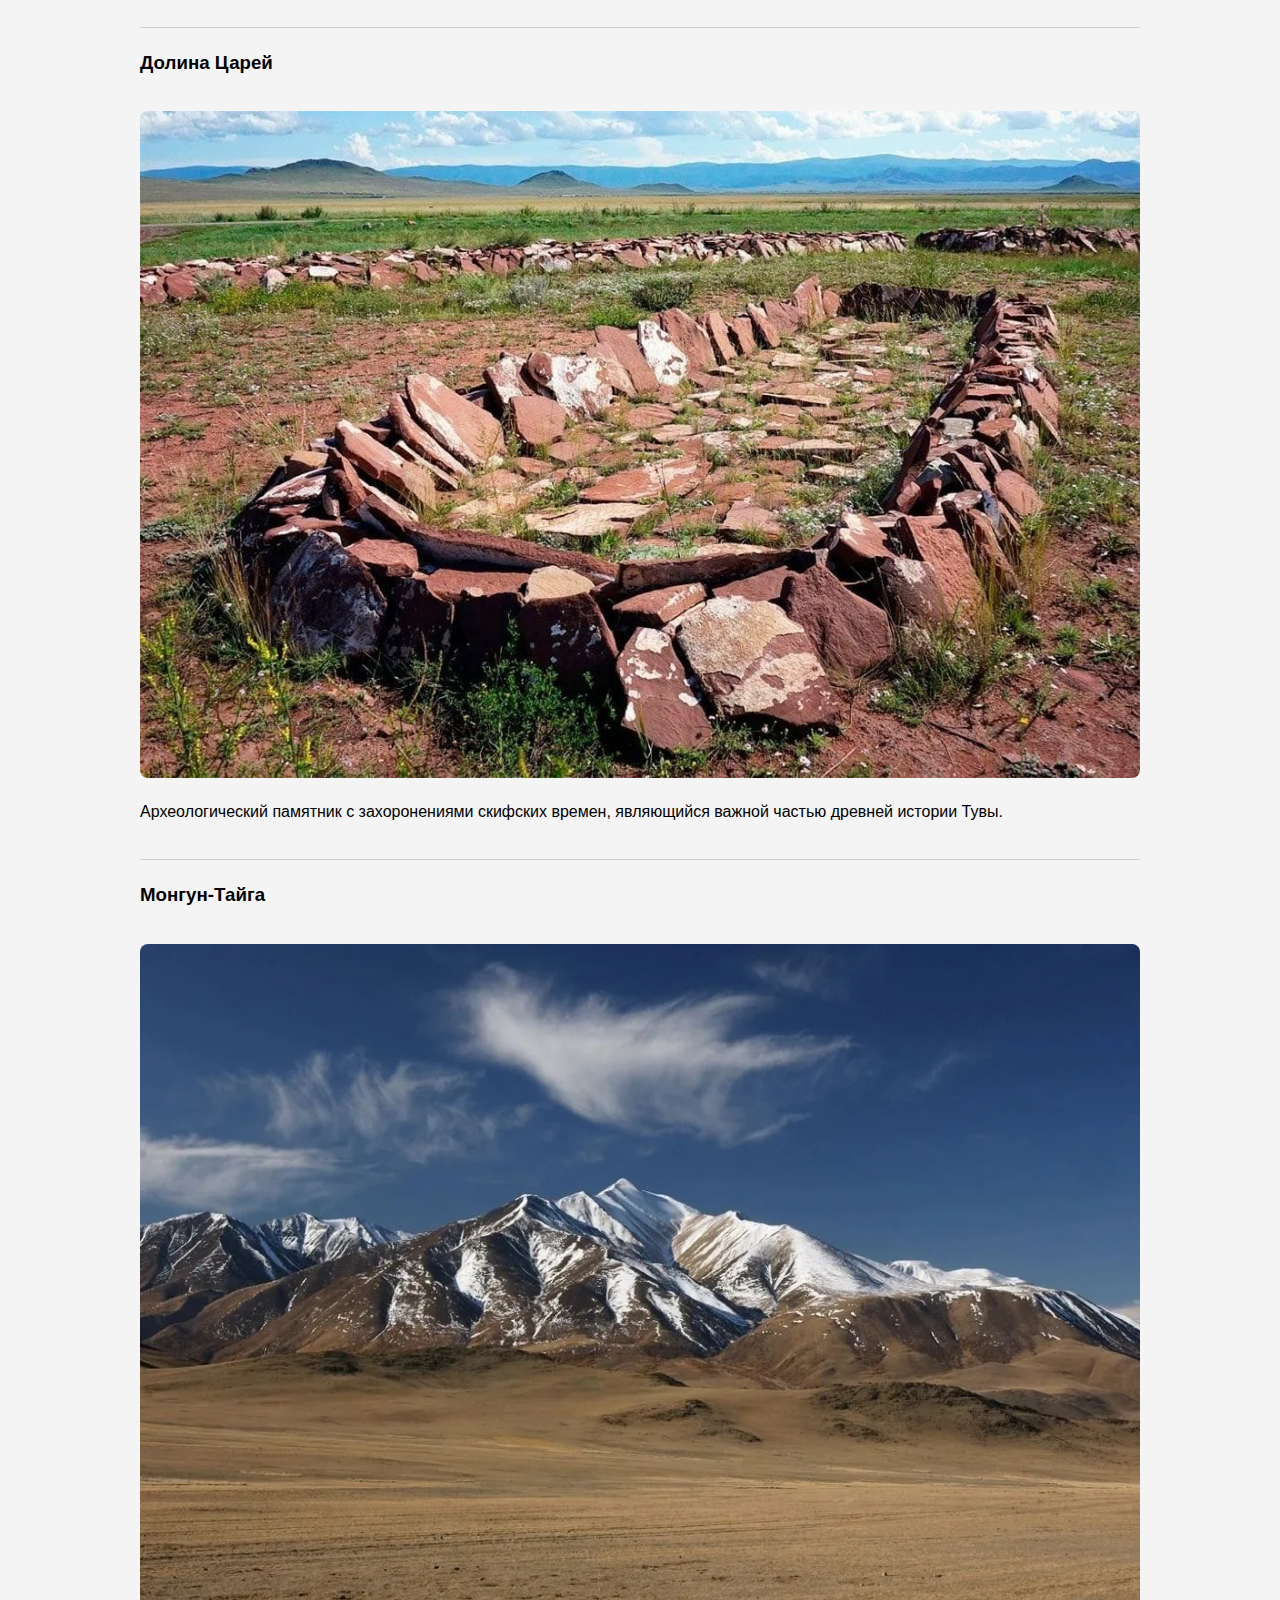
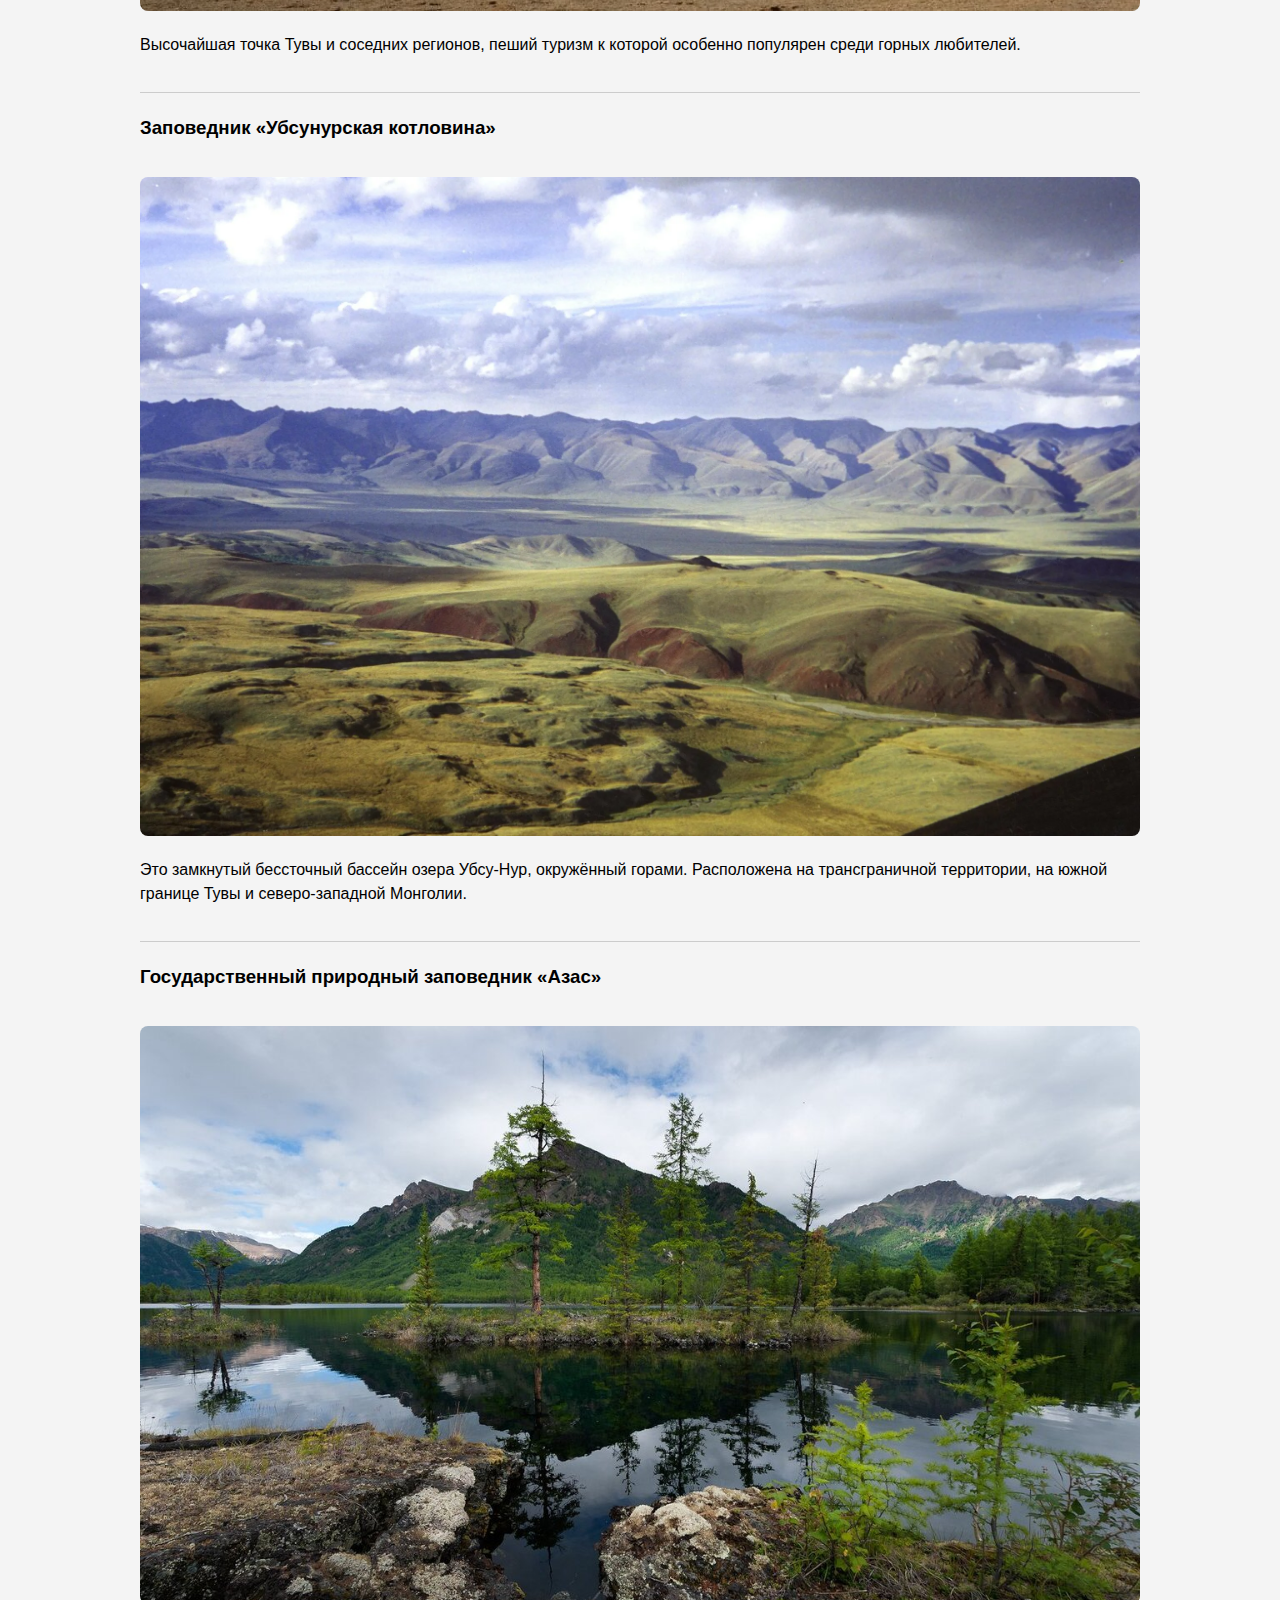
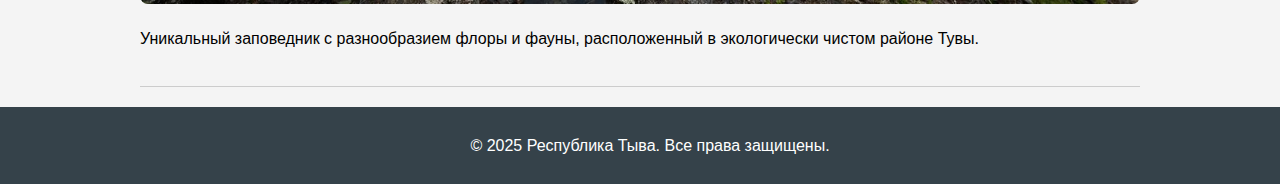
<file: sights.html>
<!DOCTYPE html>
<html lang="ru">
<head>
    <meta charset="UTF-8">
    <meta name="viewport" content="width=device-width, initial-scale=1.0">
    <title>Республика Тыва</title>
    <link rel="stylesheet" href="styles.css">
    <style>
        .sight-item {
            border-bottom: 1px solid #ccc;
            padding: 20px 0;
        }
        .sight-item h3 {
            margin-top: 0;
        }
        .sight-item img {
            max-width: 100%;
            height: auto;
            border-radius: 8px;
            margin-top: 15px;
        }
        .sight-item p {
            line-height: 1.5;
            margin: 15px 0;
        }
        
    </style>
</head>
<body onclick="closeMenu(event)">
    <header>
        <button class="menu-toggle" onclick="toggleMenu(event)">☰</button>
        <div class="logo">
            <img src="images/logo.jpg" alt="Логотип Республика Тыва">
            <h1>Республика Тыва</h1>
        </div>        
    </header>
    
    <nav id="nav">
        <ul>
            <li><a href="index.html" onclick="closeMenu(event)">Главная</a></li>
            <li><a href="history.html" target="_self" onclick="closeMenu(event)">История</a></li>
            <li><a href="culture.html" target="_self" onclick="closeMenu(event)">Культура</a></li>
            <li><a href="symbols.html" target="_self" onclick="closeMenu(event)">Символика, гимн</a></li>
            <li><a href="population.html" target="_self" onclick="closeMenu(event)">Население</a></li>
            <li><a href="administration.html" target="_self" onclick="closeMenu(event)">Административно-территориальное деление</a></li>
            <li><a href="sights.html" target="_self" onclick="closeMenu(event)">Достопримечательности</a></li>
        </ul>
    </nav>

    <main>
        <section id="home">
            <h2>Топ 10 достопримечательностей</h2>
            
            <div class="sight-item">
                <h3>Тубтен Шедруб Линг</h3>
                <img src="images/13.jfif" alt="Тубтен Шедруб Линг">
                <p>Буддийский монастырь, известный своей духовной атмосферой и богатой культурной историей.</p>
            </div>
            
            <div class="sight-item">
                <h3>Дус-Холь (Соленое озеро)</h3>
                <img src="images/14.webp" alt="Дус-Холь">
                <p>Уникальное природное место с целебными свойствами, популярное среди туристов.</p>
            </div>
            
            <div class="sight-item">
                <h3>Устуу-Хурээ</h3>
                <img src="images/15.jfif" alt="Устуу-Хурээ">
                <p>Древний буддийский храм, восстановленный после разрушений. Это значимый объект культурного и духовного наследия Тувы.</p>
            </div>
            
            <div class="sight-item">
                <h3>Золотые пески Ийме</h3>
                <img src="images/16.jpg" alt="Золотые пески Ийме">
                <p>Необычная пустынная локация с песчаными дюнами, которые создают удивительные пейзажи.</p>
            </div>
            
            <div class="sight-item">
                <h3>Кижи Кожээ</h3>
                <img src="images/17.jfif" alt="Кижи Кожээ">
                <p>Живописное ущелье с богатой природой и уникальными скальными образованиями.</p>
            </div>
            
            <div class="sight-item">
                <h3>Уттуг-Хая</h3>
                <img src="images/18.jfif" alt="Уттуг-Хая">
                <p>Священная гора, окруженная легендами и являющаяся местом паломничества для многих жителей региона.</p>
            </div>
            
            <div class="sight-item">
                <h3>Долина Царей</h3>
                <img src="images/19.jfif" alt="Долина Царей">
                <p>Археологический памятник с захоронениями скифских времен, являющийся важной частью древней истории Тувы.</p>
            </div>
            
            <div class="sight-item">
                <h3>Монгун-Тайга</h3>
                <img src="images/20.webp" alt="Монгун-Тайга">
                <p>Высочайшая точка Тувы и соседних регионов, пеший туризм к которой особенно популярен среди горных любителей.</p>
            </div>
            
            <div class="sight-item">
                <h3>Заповедник «Убсунурская котловина»</h3>
                <img src="images/21.webp" alt="Заповедник Убсунурская котловина ">
                <p> Это замкнутый бессточный бассейн озера Убсу-Нур, окружённый горами. Расположена на трансграничной территории, на южной границе Тувы и северо-западной Монголии.</p>
            </div>
            
            <div class="sight-item">
                <h3>Государственный природный заповедник «Азас»</h3>
                <img src="images/22.jfif" alt="Государственный природный заповедник Азас">
                <p>Уникальный заповедник с разнообразием флоры и фауны, расположенный в экологически чистом районе Тувы.</p>
            </div>
            
        </section>
    </main>

    <footer>
        <p>&copy; 2025 Республика Тыва. Все права защищены.</p>
    </footer>

    <script>
        function toggleMenu(event) {
            event.stopPropagation();
            const nav = document.getElementById('nav');
            nav.classList.toggle('active');
        }

        function closeMenu(event) {
            const nav = document.getElementById('nav');
            if (nav.classList.contains('active')) {
                nav.classList.remove('active');
            }
        }
    </script>
</body>
</html>
</file>
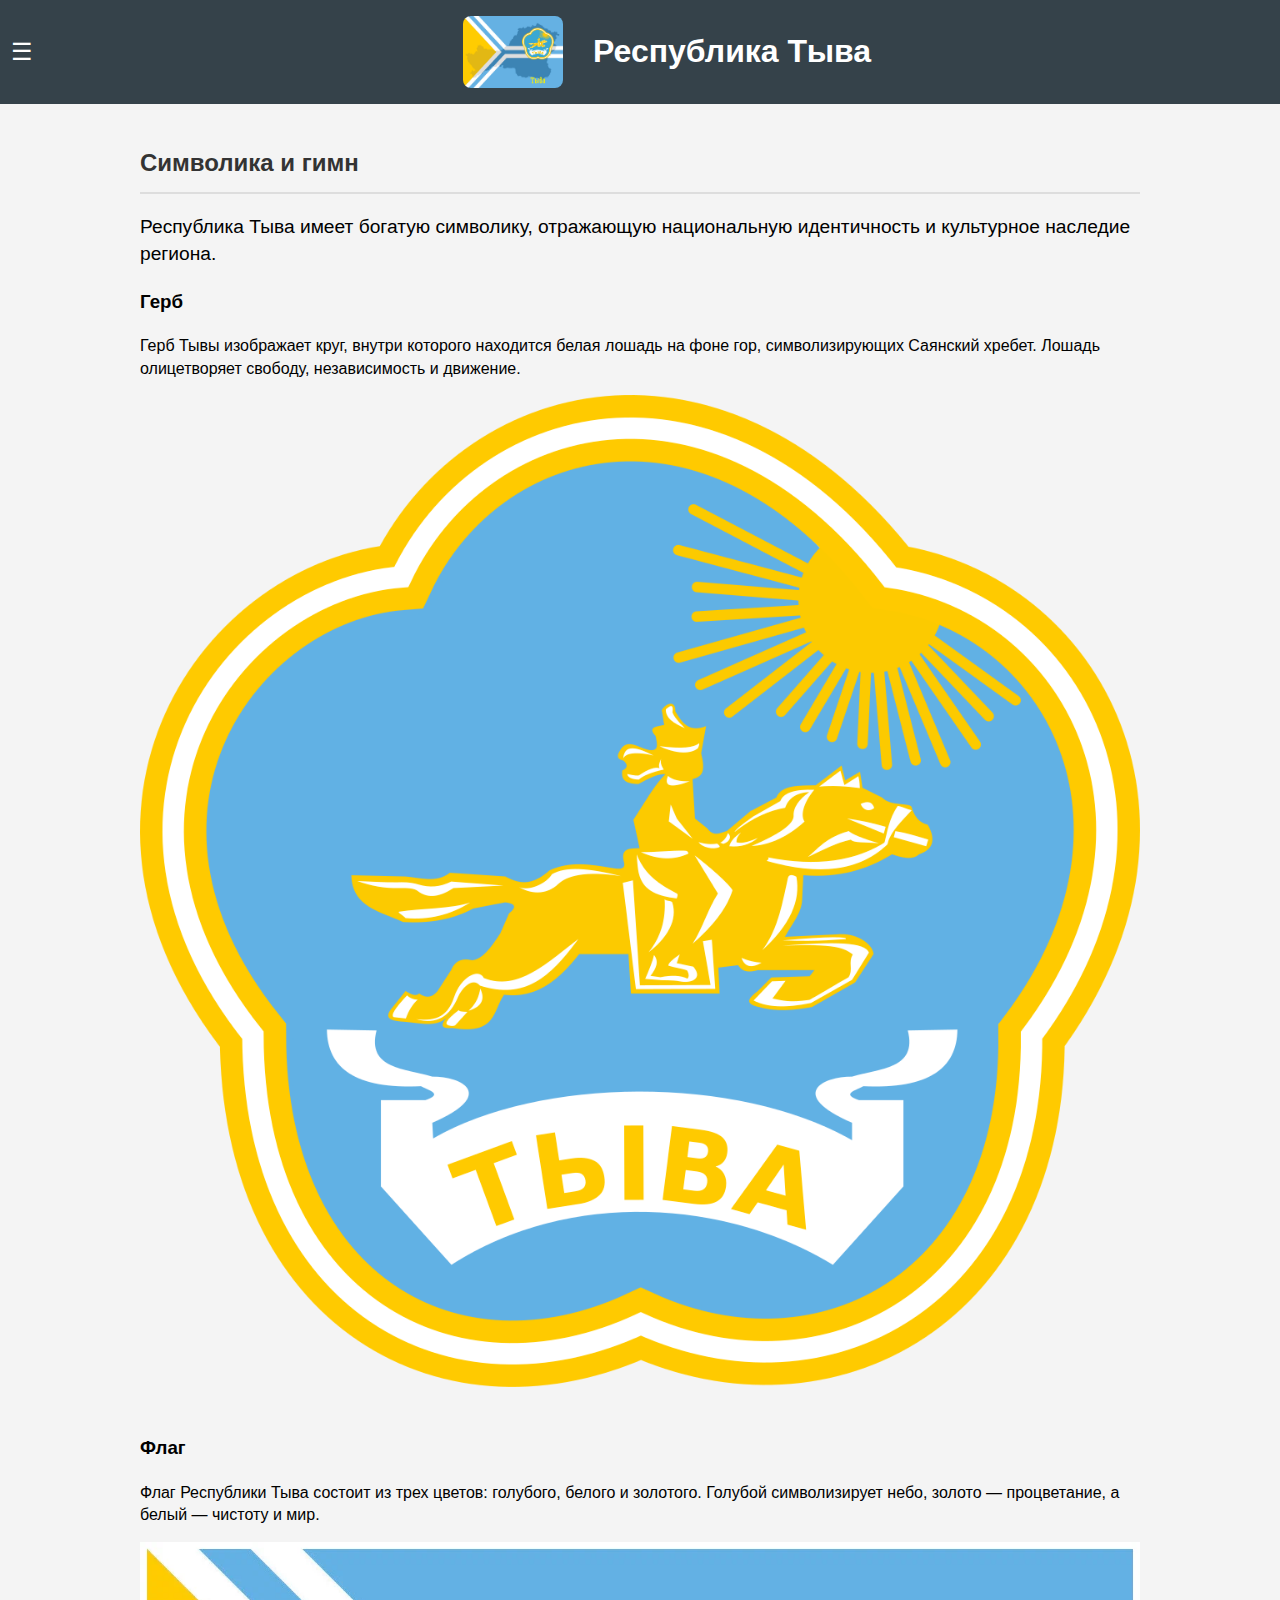
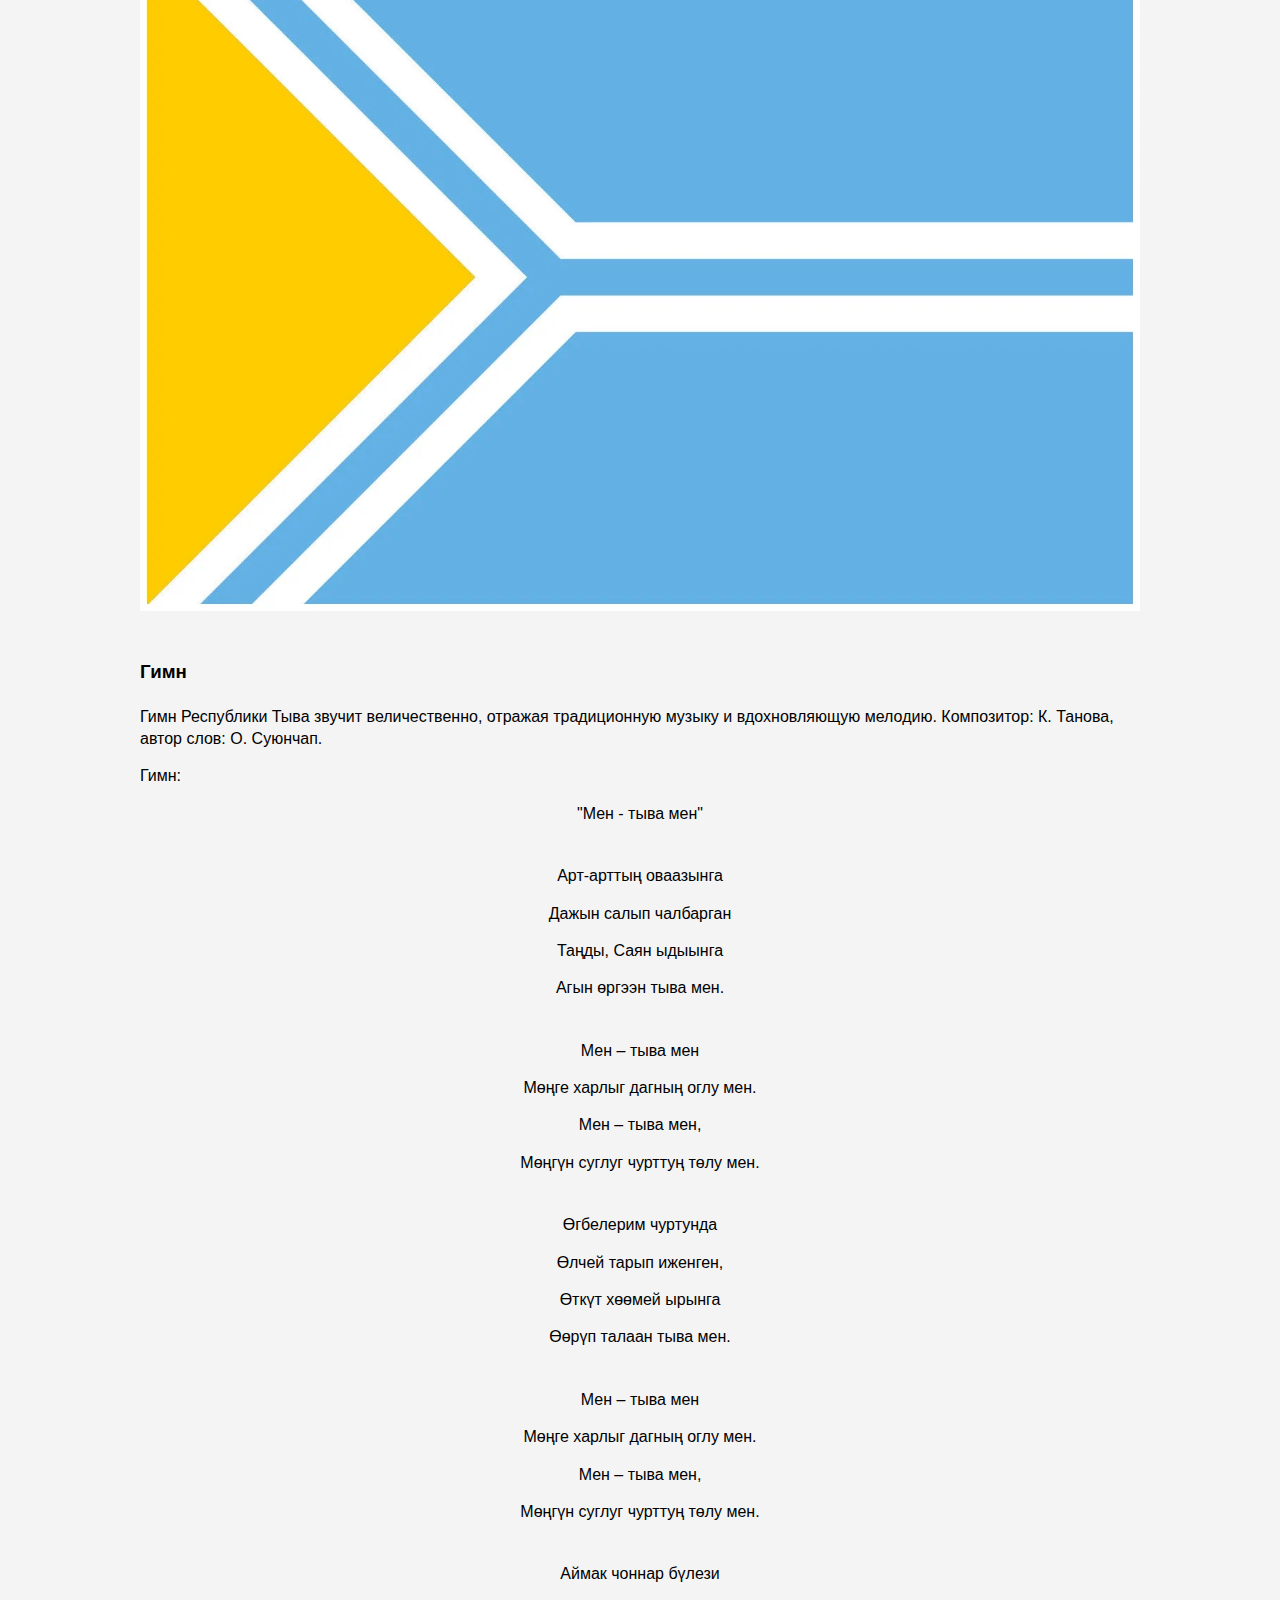
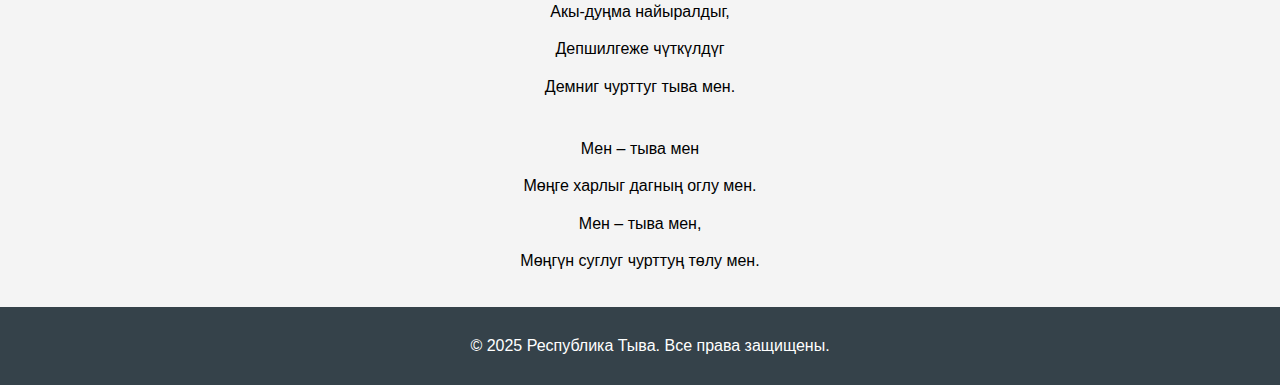
<file: symbols.html>
<!DOCTYPE html>
<html lang="ru">
<head>
    <meta charset="UTF-8">
    <meta name="viewport" content="width=device-width, initial-scale=1.0">
    <title>Республика Тыва</title>
    <link rel="stylesheet" href="styles.css">
    <style>
       
    </style>
</head>
<body onclick="closeMenu(event)">
    <header>
        <button class="menu-toggle" onclick="toggleMenu(event)">☰</button>
        <div class="logo">
            <img src="images/logo.jpg" alt="Логотип Республика Тыва">
            <h1>Республика Тыва</h1>
        </div>        
    </header>
    
    <nav id="nav">
        <ul>
            <li><a href="index.html" onclick="closeMenu(event)">Главная</a></li>
            <li><a href="history.html" target="_self" onclick="closeMenu(event)">История</a></li>
            <li><a href="culture.html" target="_self" onclick="closeMenu(event)">Культура</a></li>
            <li><a href="symbols.html" target="_self" onclick="closeMenu(event)">Символика, гимн</a></li>
            <li><a href="population.html" target="_self" onclick="closeMenu(event)">Население</a></li>
            <li><a href="administration.html" target="_self" onclick="closeMenu(event)">Административно-территориальное деление</a></li>
            <li><a href="sights.html" target="_self" onclick="closeMenu(event)">Достопримечательности</a></li>
        </ul>
    </nav>

    <main>
        <section id="home">
            <div id="info">
                <div>
                    <h2>Символика и гимн</h2>
                    <p class="first">Республика Тыва имеет богатую символику, отражающую национальную идентичность и культурное наследие региона.</p>
                    
                    <h3>Герб</h3>
                    <p>Герб Тывы изображает круг, внутри которого находится белая лошадь на фоне гор, символизирующих Саянский хребет. Лошадь олицетворяет свободу, независимость и движение.</p>
                    <img src="images/9.png" alt="Республика Тыва" />
                    <h3>Флаг</h3>
                    <p>Флаг Республики Тыва состоит из трех цветов: голубого, белого и золотого. Голубой символизирует небо, золото — процветание, а белый — чистоту и мир.</p>
                    <img src="images/10.webp" alt="Республика Тыва" />
                    <h3>Гимн</h3>
                    <p>Гимн Республики Тыва звучит величественно, отражая традиционную музыку и вдохновляющую мелодию. Композитор: К. Танова, автор слов: О. Суюнчап.</p>
                    <p>Гимн:</p>
                    <p align="center">"Мен - тыва мен"</p>
                    <div style="margin-bottom: 40px;"></div>
                    <p align="center">Арт-арттың оваазынга</p>
                    <p align="center">Дажын салып чалбарган</p>
                    <p align="center">Таңды, Саян ыдыынга</p>
                    <p align="center">Агын өргээн тыва мен.</p>
                    <div style="margin-bottom: 40px;"></div>
                    <p align="center">Мен – тыва мен</p>
                    <p align="center">Мөңге харлыг дагның оглу мен.</p>
                    <p align="center">Мен – тыва мен,</p>
                    <p align="center">Мөңгүн суглуг чурттуң төлу мен.</p>
                    <div style="margin-bottom: 40px;"></div>
                    <p align="center">Өгбелерим чуртунда</p>
                    <p align="center">Өлчей тарып иженген,</p>
                    <p align="center">Өткүт хөөмей ырынга</p>
                    <p align="center">Өөрүп талаан тыва мен.</p>
                    <div style="margin-bottom: 40px;"></div>
                    <p align="center">Мен – тыва мен</p>
                    <p align="center">Мөңге харлыг дагның оглу мен.</p>
                    <p align="center">Мен – тыва мен,</p>
                    <p align="center">Мөңгүн суглуг чурттуң төлу мен.</p>
                    <div style="margin-bottom: 40px;"></div>
                    <p align="center">Аймак чоннар бүлези</p>
                    <p align="center">Акы-дуңма найыралдыг,</p>
                    <p align="center">Депшилгеже чүткүлдүг</p>
                    <p align="center">Демниг чурттуг тыва мен.</p>
                    <div style="margin-bottom: 40px;"></div>
                    <p align="center">Мен – тыва мен</p>
                    <p align="center">Мөңге харлыг дагның оглу мен.</p>
                    <p align="center">Мен – тыва мен,</p>
                    <p align="center">Мөңгүн суглуг чурттуң төлу мен.</p>
                </div>
            </div>
        </section>
    </main>

    <footer>
        <p>&copy; 2025 Республика Тыва. Все права защищены.</p>
    </footer>

    <script>
        function toggleMenu(event) {
            event.stopPropagation();
            const nav = document.getElementById('nav');
            nav.classList.toggle('active');
        }

        function closeMenu(event) {
            const nav = document.getElementById('nav');
            if (nav.classList.contains('active')) {
                nav.classList.remove('active');
            }
        }
    </script>
</body>
</html>
</file>
<file: styles.css>
body {
    font-family: Arial, sans-serif;
    line-height: 1.6;
    margin: 0;
    padding: 0;
    background-color: #f4f4f4;
}

header {
    background: #35424a;
    color: #ffffff;
    padding: 5px;
    display: flex; 
    align-items: center;
}

.menu-toggle {
    background: none;
    border: none;
    color: #ffffff;
    font-size: 24px;
    cursor: pointer;
    margin-right: 20px; 
}

.logo {
    display: flex;
    align-items: center;
    justify-content: center; 
    flex-grow: 1; 
}

.logo img {
    width: 100px;
    height: auto;
    margin-right: 30px;
    border-radius: 8px; 
}

nav {
    position: fixed;
    top: 0;
    left: -200px; 
    width: 200px;
    height: 100%;
    background: #35424a;
    transition: left 0.3s;
    z-index: 1000; 
}

nav ul {
    list-style: none;
    padding: 0;
    margin-top: 60px; 
}

nav ul li {
    display: block; 
}

nav ul li a {
    display: block;
    padding: 10px;
    color: #ffffff;
    text-decoration: none;
}

nav.active {
    left: 0; 
}

main {
    padding: 20px;
    margin: 0 auto; 
    max-width: 1000px;
}

footer {
    text-align: center;
    padding: 10px;
    background: #35424a;
    color: #ffffff;
    position: relative;
    width: 100%;
}

h2 {
    color: #333;
    font-family: Arial, sans-serif;
    border-bottom: 2px solid #DDD; 
    padding-bottom: 10px; 
}

#info {
    display: flex;
    align-items: flex-start;
    margin-top: 0;
    flex-wrap: wrap; 
}

#info img {
    max-width: 100%;
    height: auto;
    margin-right: 20px;
    margin-bottom: 20px; 
}

#info p {
    line-height: 1.4;
    margin: 15px 0;
    flex: 1; /
}

#info p.first {
    font-size: 1.2em;
}

@media (max-width: 600px) {
    #info {
        flex-direction: column; 
        align-items: center; 
    }

    #info img {
        margin-right: 0; 
    }

    .title {
        font-size: 1.5em;
    }

    .text {
        font-size: 1em;
    }

    .footer-text {
        font-size: 0.8em;
    }

    .logo img {
        width: 40px; 
        height: auto;
    }

    .logo h1 {
        font-size: 1.2em; 
    }
    
    main {
        padding: 10px;
    }
}
</file>
